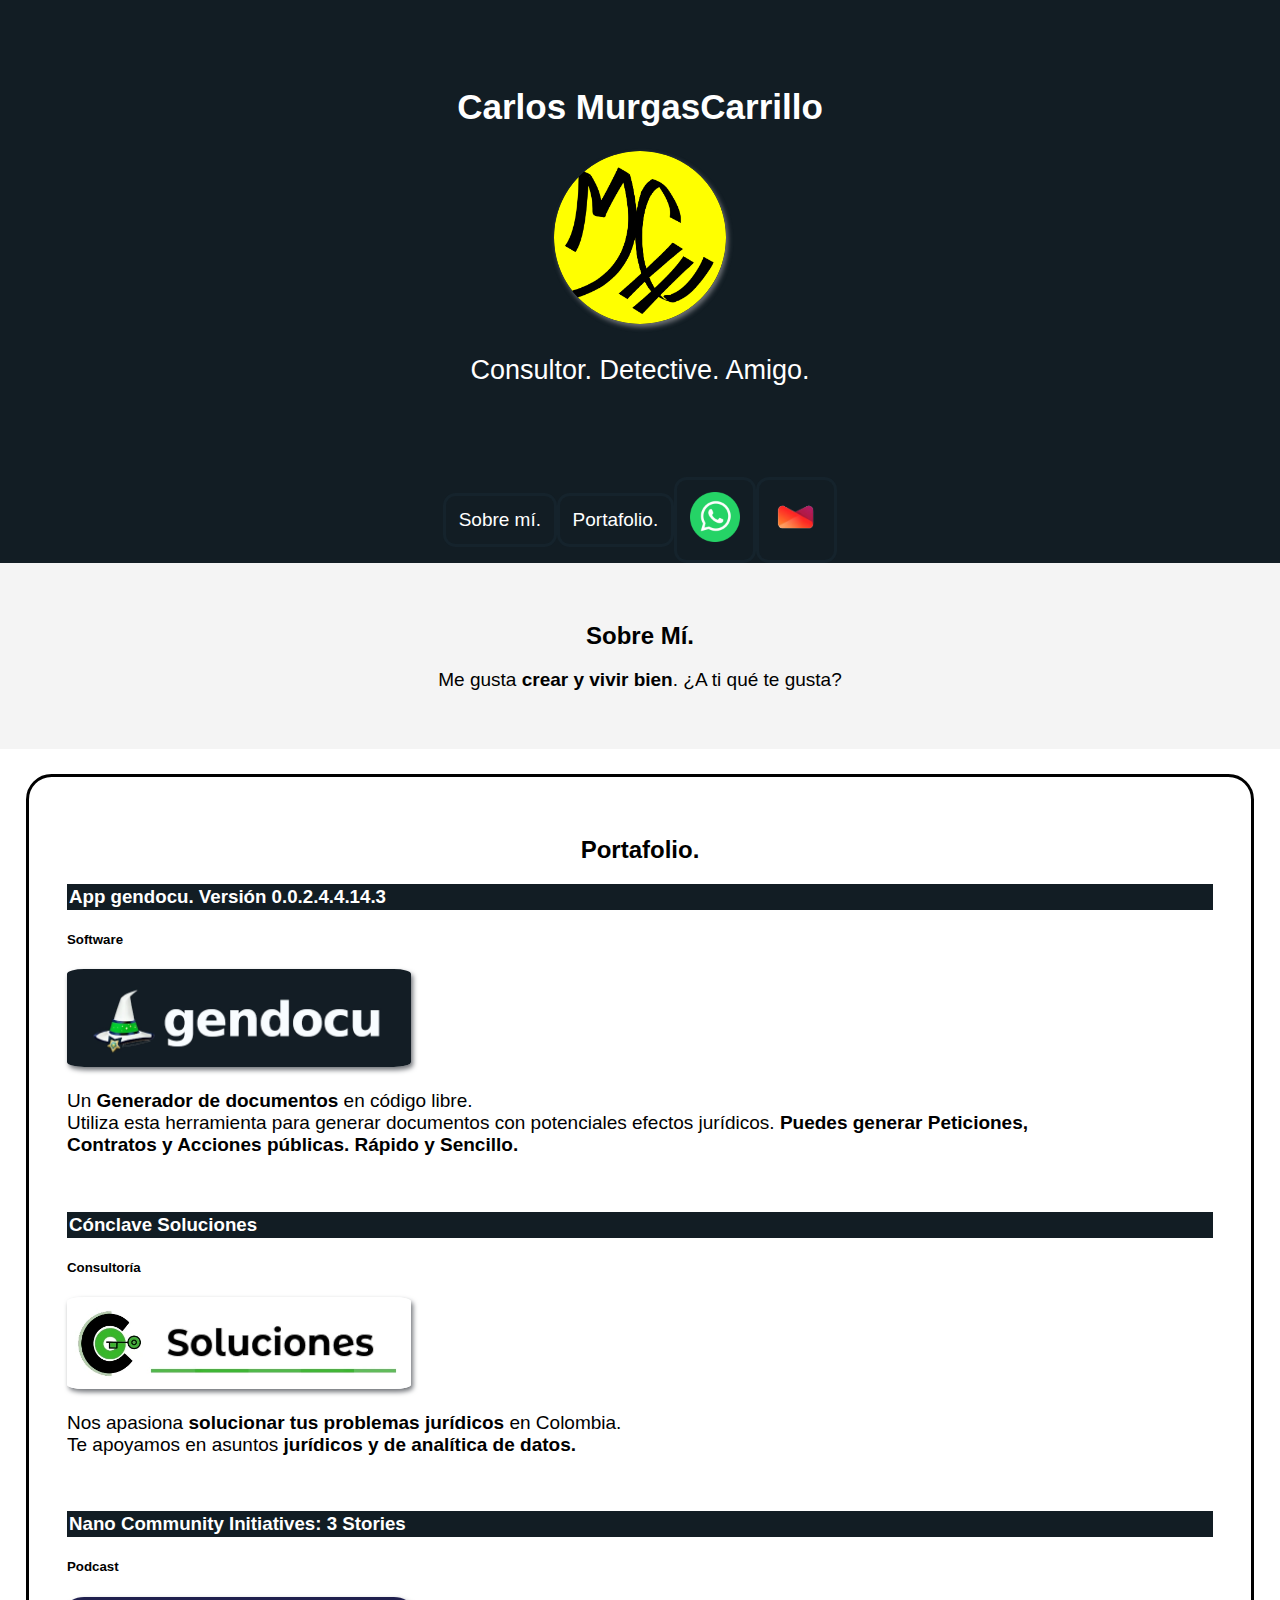
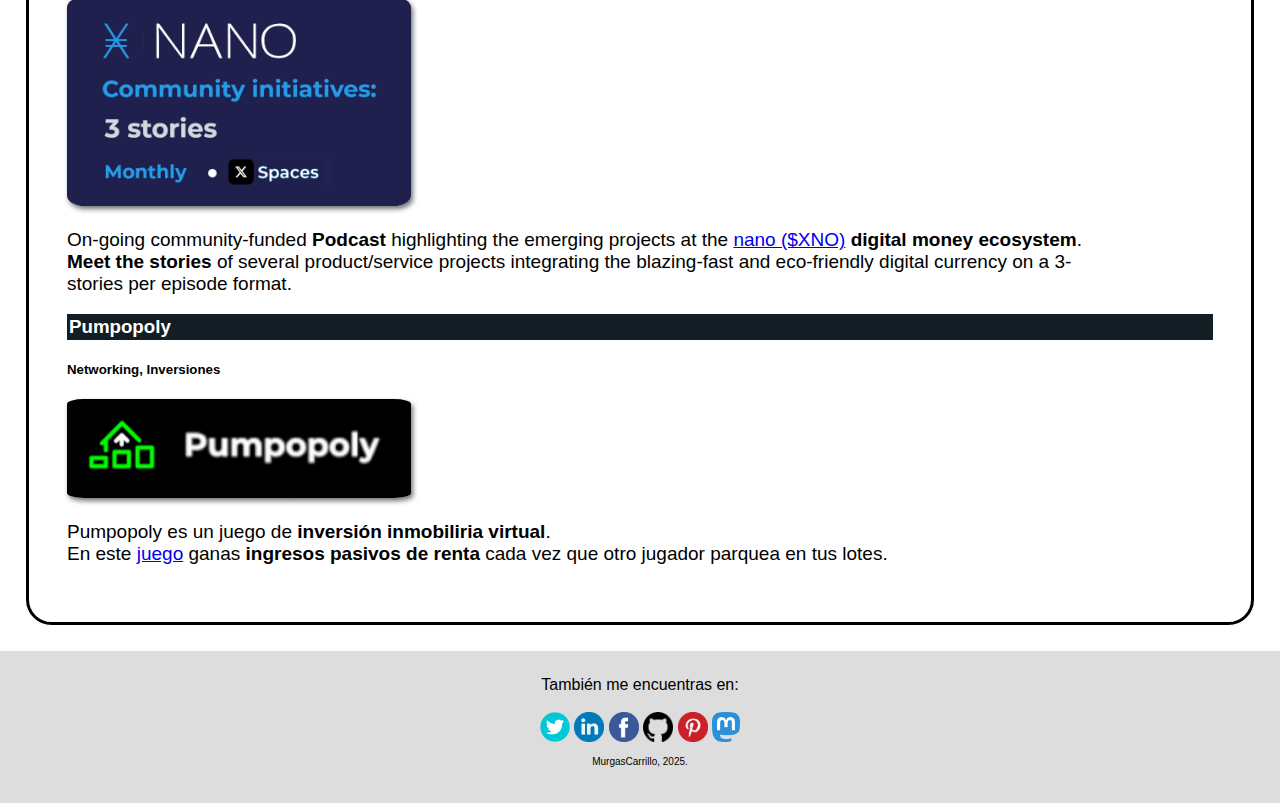
<file: index.html>
<!DOCTYPE html>
<html lang="en">
<head>
    <title>
    Carlos MurgasCarrillo | Consultor. Detective. Amigo.
     </title>
    <meta charset="UTF-8"/>
    <meta name="viewport" content="width=device-width, initial-scale=1.0"/>
    <meta name="keywords" content="murgascarrillo, murgascarrillo colombia, pagina de Carlos Murgas Carrillo, pagina de murgas carrillo, sitio web de carlos murgas, conoce a carlos murgas, carlos murgas en internet, datos sobre carlos murgas, murgascarrillo soluciones en internet, murgascarrillo marca personal, murgascarrillo soluciones, soluciones web carlos murgas"/>
    <meta name="author" content="Carlos Enrique Murgas Carrillo"/>
    <meta name="copyright" content="Carlos Enrique Murgas Carrillo"/>
    <meta name="twitter:card" content="summary" />
    <meta name="twitter:title" content="MurgasCarrillo | Web Dev & Consultor legal" />
    <meta name="twitter:site" content="@murgascarrillo" />
    <meta name="twitter:creator" content="@murgascarrillo" />
    <meta name="twitter:image" content="https://github.com/murgascarrillo/personal-website/blob/main/images/hero.webp" />
    <meta name="twitter:image:alt" content="Imagen para Twitter Cards de MurgasCarrillo Soluciones." />
    <meta property="og:description" content="Página web de Carlos Enrique Murgas Carrillo, Desarrollador web y Consultor legal Colombiano. ¡Entra y conócelo!"/>
    <meta property="og:image" content="https://github.com/murgascarrillo/personal-website/blob/main/images/hero.webp"/>
    <meta name="robots" content="index,follow,archive,translate,imageindex"/>
    <script src="https://metrics.bar/js/script.js" id="metrics" async defer></script>
    <link rel="icon" type="image/x-icon" href="images/favicon.ico"/>
    <link rel="stylesheet" type="text/css" href="css/styles.css" /> 
    <script async src="https://pagead2.googlesyndication.com/pagead/js/adsbygoogle.js?client=ca-pub-1722760400999130"
     crossorigin="anonymous"></script>
</head>
<body>
 <!-- Header -->
<div class="header">
  <h1>Carlos MurgasCarrillo</h1>
  <div class="img-container" id="div_img_me">
    <!-- Imagen profesional -->
    <a href="https://murgascarrillo.com" tabindex=0>
        <img id="img_me" src="images/murgascarrillo.webp" alt="murgascarrillo_image" />
    </a>
    
</div>
  <p id="p_intro">Consultor. Detective. Amigo.</p>
</div>

<div class="navbar">
  <a href="#introDiv">Sobre mí.</a>
  <a href="#mainDiv">Portafolio.</a>
    <div id="botonesCTA">
      <a class="right" href="https://wa.me/573017673013/?text=¡Hola!%20Vengo%20de%20la%20página%20MurgasCarrillo.com."> <img src="images/icon_whatsapp.webp" target="_blank" alt="Icono Whatsapp" width="50"/></a>
    <a class="right" href="https://mypublicinbox.com/MurgasCarrillo"> <img src="images/mypublicinbox.webp" target="_blank" alt="Icono MyPublicInbox" width="50"/> </a>
    </div>

  </div>
<!-- Call-to-action -->

</div>

<div class="row">
  <div class="side" id="introDiv">
    <h2>Sobre Mí.</h2>
   
<p id="aboutText" style="text-align: center;">Me gusta <strong>crear y vivir bien</strong>. ¿A ti qué te gusta?</p>
 
  </div>
  <div class="main" id="mainDiv">
    <h2>Portafolio.</h2>
    
    <div id="gendocu">
      <h3>App gendocu. Versión 0.0.2.4.4.14.3</h3>
      <h5>Software</h5>
      <div class="img-container">
          <a href="./gendocu/index.html" tabindex=0>
              <img class="bannerimg" src="images/banner_gendocu.webp" alt="Banner gendocu" width=auto/>
          </a>
      </div>
      <p class="p_container">Un <strong>Generador de documentos</strong> en código libre.<br/>
        Utiliza esta herramienta para generar documentos con potenciales efectos jurídicos.
        <strong>Puedes generar Peticiones, Contratos y Acciones públicas. Rápido y Sencillo.</strong></p>
      <br>
    </div>
    
    <div id=conclave>
      <h3>Cónclave Soluciones</h3>
      <h5>Consultoría</h5>
      <div class="img-container">
          <a href="./conclave.html" tabindex=0>
              <img class="bannerimg" src="images/banner_conclave.webp" alt="Banner Cónclave" width=auto/>
          </a>
      </div>
      <p class="p_container">Nos apasiona<strong> solucionar tus problemas jurídicos</strong> en Colombia.<br/>
      Te apoyamos en asuntos <strong>jurídicos y de analítica de datos.</strong></p>
      </br>
    </div>
    
    <div id="nci3s">
      <h3>Nano Community Initiatives: 3 Stories</h3>
      <h5>Podcast</h5>
      <div class="img-container">
          <a href="./nci3s.html" tabindex=0>
              <img class="bannerimg" src="images/banner_NCI3S.webp" alt="Banner NCI3S" width=auto/>
          </a>
      </div>
      <p class="p_container">On-going community-funded <strong>Podcast</strong> highlighting the emerging projects at the <a href="https://xno.nano.org">nano ($XNO)</a> <strong>digital money ecosystem</strong>.<br/>
      <strong>Meet the stories</strong> of several product/service projects integrating the blazing-fast and eco-friendly digital currency on a 3-stories per episode format.</strong></p>
    </div>

    <div id="pumpopoly"></div>
      <h3>Pumpopoly</h3>
      <h5>Networking, Inversiones</h5>
      <div class="img-container">
          <a href="https://near.pumpopoly.com/?invite=murgas.near" tabindex=0>
              <img class="bannerimg" src="images/banner_pumpopoly.webp" alt="Banner Pumpopoly" width=auto/>
          </a>
      </div>
      <p class="p_container">Pumpopoly es un juego de <strong>inversión inmobiliria virtual</strong>.<br/>
        En este <a href="https://near.pumpopoly.com/?invite=murgas.near">juego</a> ganas <strong>ingresos pasivos de renta</strong> cada vez que otro jugador parquea en tus lotes.
    </div>
    
  </div>
</div>

<div class="footer">

  <!-- Enlaces a redes sociales -->
    También me encuentras en: <br /><br />
    <a href="https://twitter.com/murgascarrillo"> <img src="images/icon_twitter.webp" alt="Icono Twitter by Reda on freeicons.io" width="30" /></a>
    <a href="https://linkedin.com/in/murgascarrillo"> <img src="images/icon_linkedin.webp" alt="Icono LinkedIn by Reda on freeicons.io" width="30" /></a>
    <a href="https://facebook.com/murgascarrillocarlos/"> <img src="images/icon_facebook.webp" alt="Icono Facebook by 'Reda' on freeicons.io" width="30"/></a>
    <a href="https://github.com/murgascarrillo"> <img src="images/icon_github.webp" alt="Icono Github by 'icon king1' on freeicons.io" width="30"/></a> 
    <a href="https://co.pinterest.com/murgascarrillo/"> <img src="images/icon_pinterest.webp" alt="Icono Pinterest by 'Muhammad Haq' on freeicons.io" width="30"/></a>
    <a rel="me" href="https://col.social/@murgascarrillo"> <img src="images/icon_mastodon.webp" alt="Icono Mastodon by 'Fasil' on freeicons.io" width="28"/></a> 
    <p id="anio">MurgasCarrillo, 2025.</p>
</div>

</body>
</html>
</file>
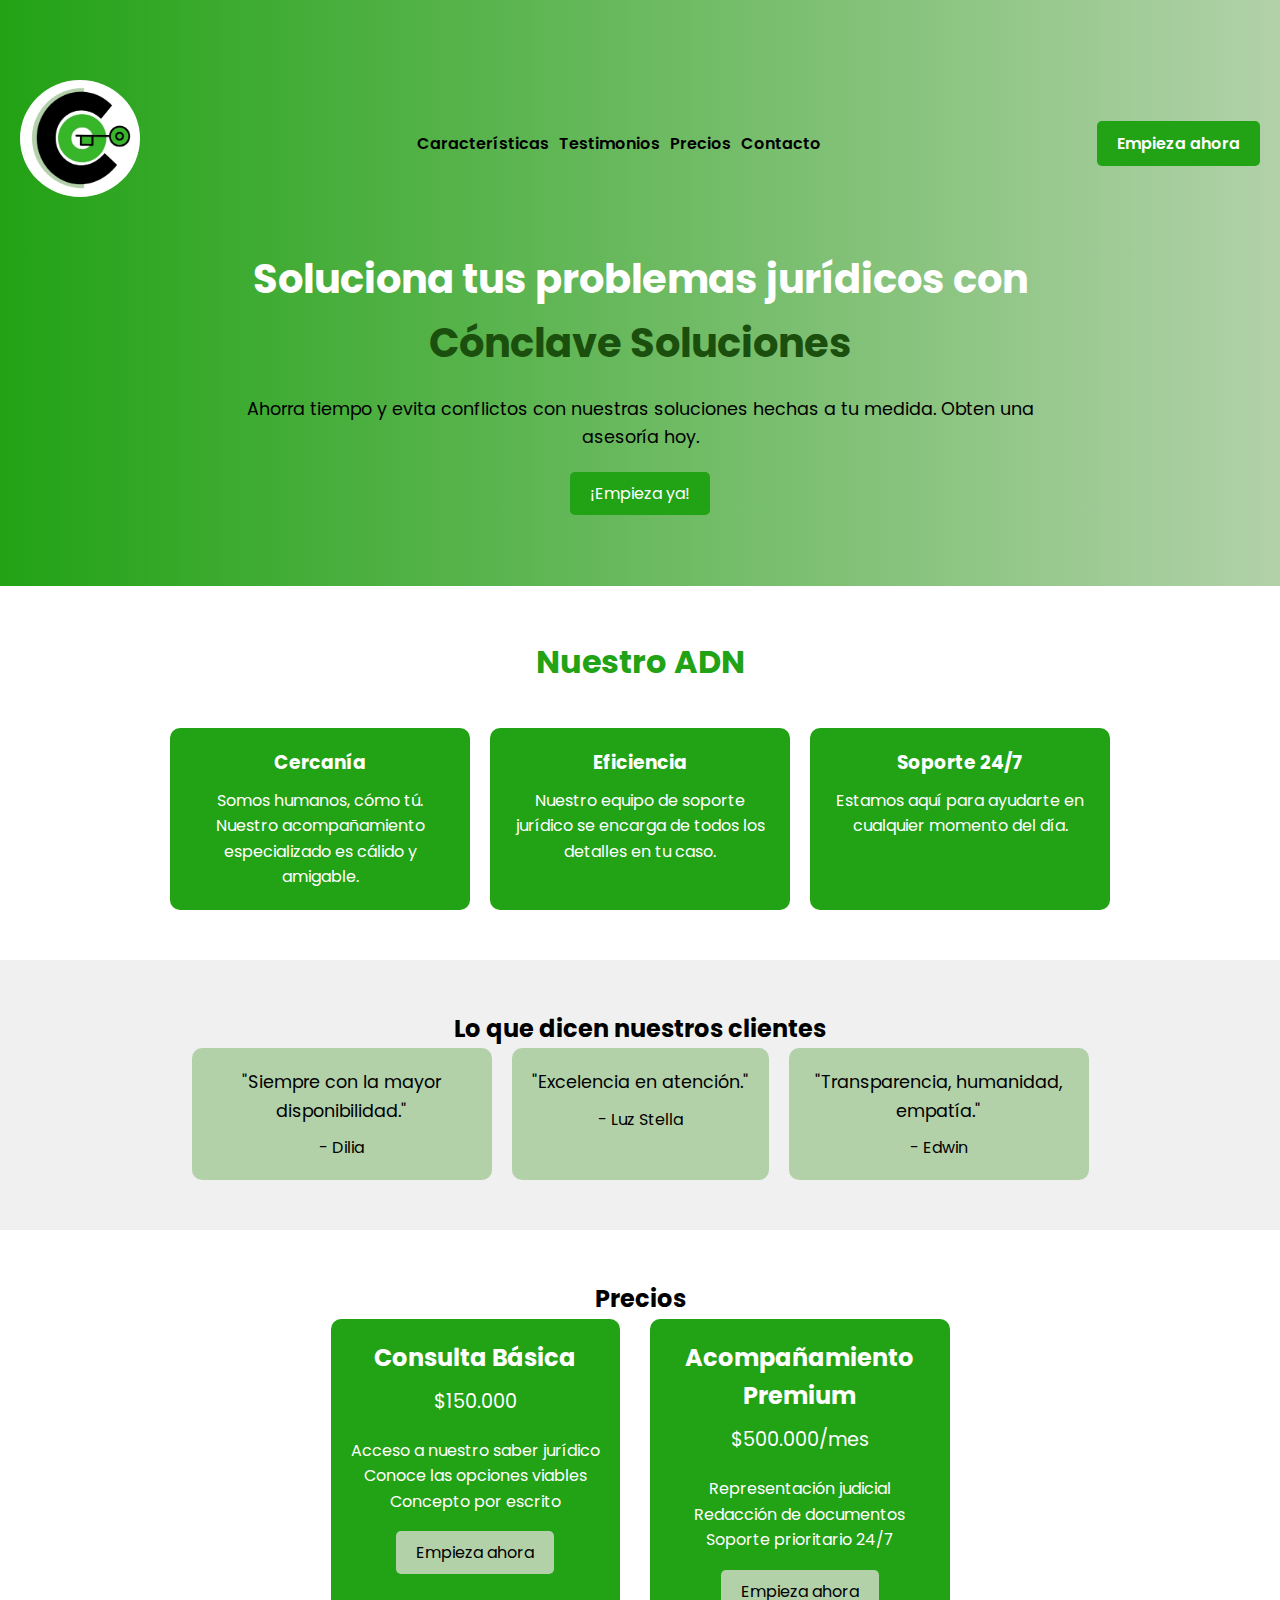
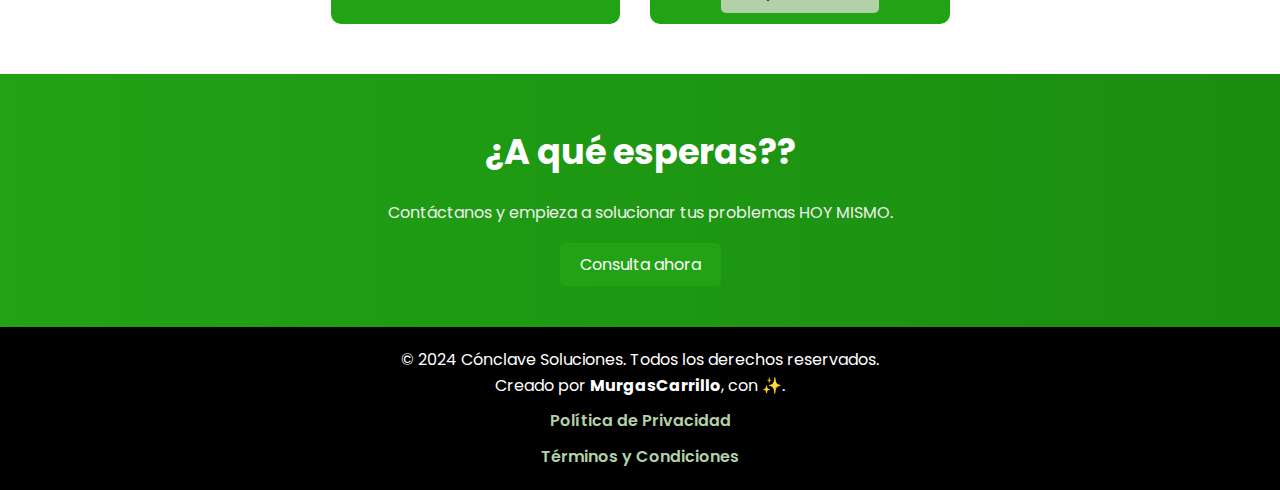
<file: conclave/index.html>
<!DOCTYPE html>
<html lang="es">
<head>
    <meta charset="UTF-8">
    <meta name="viewport" content="width=device-width, initial-scale=1.0">
    <meta property="og:title" content="Cónclave Soluciones"/>
    <meta property="og:image" content=""/>
    <meta property="og:description" content="Página de Cónclave Soluciones. Nos apasiona solucionar tus problemas jurídicos"/>
    <meta property="og:url" content="https://murgascarrillo.com/conclave"/>
    <meta property="og:image:width" content="1200" />
    <meta property="og:image:height" content="627"/>
    <meta property="og:type" content="website"/> 
    <meta name="description" content="Página web de Cónclave Soluciones"/>
    <meta name="keywords" content="cónclave, cónclave soluciones, cónclave servicios, cónclave soluciones, conclave,pagina de conclave,pagina de conclaveco,conclaveco, sitio web de conclave"/>
    <meta name="author" content="Carlos Enrique Murgas Carrillo"/>
    <meta name="copyright" content="Carlos Enrique Murgas Carrillo"/>
    <meta name="twitter:card" content="summary"/>
    <meta name="twitter:title" content="Cónclave | Servicios y Soluciones"/>
    <meta name="twitter:site" content="@conclavesolucio"/>
    <meta name="twitter:creator" content="@conclavesolucio"/>
    <meta property="og:description" content="Página web de Cónclave Servicios y Soluciones"/>
    <meta name="robots" content="index,follow,archive,translate,imageindex"/>
    <link rel="icon" type="image/x-icon" href="assets/favicon.ico"/>
    <link rel="shortcut icon" type="image/x-icon" href="assets/favicon.ico"/>
    <link rel="stylesheet" type="text/css" href="css/styles_conclave.css" /> 
    <script async src="https://pagead2.googlesyndication.com/pagead/js/adsbygoogle.js?client=ca-pub-1722760400999130"
     crossorigin="anonymous"></script>
    <title>Cónclave | Soluciones</title>
    <link href="https://fonts.googleapis.com/css2?family=Poppins:wght@400;600&display=swap" rel="stylesheet">
</head>
<header class="hero-section">
    <nav>
      <div class="logo"><img src="assets/conclave_logo.webp"></img></div>
      <ul>
        <li><a href="#features">Características</a></li>
        <li><a href="#testimonials">Testimonios</a></li>
        <li><a href="#pricing">Precios</a></li>
        <li><a href="#contact">Contacto</a></li>
      </ul>
      <a href="#cta" class="btn-primary">Empieza ahora</a>
    </nav>
    <div class="hero-content">
      <h1>Soluciona tus problemas jurídicos con <span>Cónclave Soluciones</span></h1>
      <p>Ahorra tiempo y evita conflictos con nuestras soluciones hechas a tu medida. Obten una asesoría hoy.</p>
      <a href="#cta" class="btn-primary">¡Empieza ya!</a>
    </div>
  </header>

  <section id="features" class="features-section">
    <h2>Nuestro ADN</h2>
    <div class="feature-cards">
      <div class="card">
        <h3>Cercanía</h3>
        <p>Somos humanos, cómo tú. Nuestro acompañamiento especializado es cálido y amigable.</p>
      </div>
      <div class="card">
        <h3>Eficiencia</h3>
        <p>Nuestro equipo de soporte jurídico se encarga de todos los detalles en tu caso.</p>
      </div>
      <div class="card">
        <h3>Soporte 24/7</h3>
        <p>Estamos aquí para ayudarte en cualquier momento del día.</p>
      </div>
    </div>
  </section>

  <section id="testimonials" class="testimonials-section">
    <h2>Lo que dicen nuestros clientes</h2>
    <div class="testimonial-slider">
      <div class="testimonial">
        <p>"Siempre con la mayor disponibilidad."</p>
        <span>- Dilia</span>
      </div>
      <div class="testimonial">
        <p>"Excelencia en atención."</p>
        <span>- Luz Stella</span>
      </div>
      <div class="testimonial">
        <p>"Transparencia, humanidad, empatía."</p>
        <span>- Edwin</span>
      </div>
    </div>
  </section>

  <section id="pricing" class="pricing-section">
    <h2>Precios</h2>
    <div class="pricing-cards">
      <div class="pricing-card">
        <h3>Consulta Básica</h3>
        <p>$150.000</p>
        <ul>
          <li>Acceso a nuestro saber jurídico</li>
          <li>Conoce las opciones viables</li>
          <li>Concepto por escrito</li>
        </ul><br/>
        <a href="https://wa.me/573017673013/?text=¡Hola!%20Vengo%20desde%20la%20página%20de%20Cónclave Soluciones." target="_blank" class="btn-secondary">Empieza ahora</a>
      </div>
      <div class="pricing-card">
        <h3>Acompañamiento Premium</h3>
        <p>$500.000/mes</p>
        <ul>
          <li>Representación judicial</li>
          <li>Redacción de documentos</li>
          <li>Soporte prioritario 24/7</li>
        </ul><br/>
        <a href="https://wa.me/573017673013/?text=¡Hola!%20Vengo%20desde%20la%20página%20de%20Cónclave Soluciones." target="_blank" class="btn-secondary">Empieza ahora</a>
      </div>
    </div>
  </section>

  <section id="cta" class="cta-section">
    <h2>¿A qué esperas??</h2>
    <p>Contáctanos y empieza a solucionar tus problemas HOY MISMO.</p><br/>
    <a href="https://wa.me/573017673013/?text=¡Hola!%20Vengo%20desde%20la%20página%20de%20Cónclave Soluciones." target="_blank" class="btn-primary">Consulta ahora</a>
  </section>

  <footer class="footer">
    <p>&copy; 2024 Cónclave Soluciones. Todos los derechos reservados.</p>
    <p>Creado por <a href="https://murgascarrillo.com/"><strong>MurgasCarrillo</strong></a>, con &#x2728;.</p>
  
    <ul>
      <li><a href="#">Política de Privacidad</a></li>
      <li><a href="#">Términos y Condiciones</a></li>
    </ul>
  </footer>
</body>
</html>
</file>
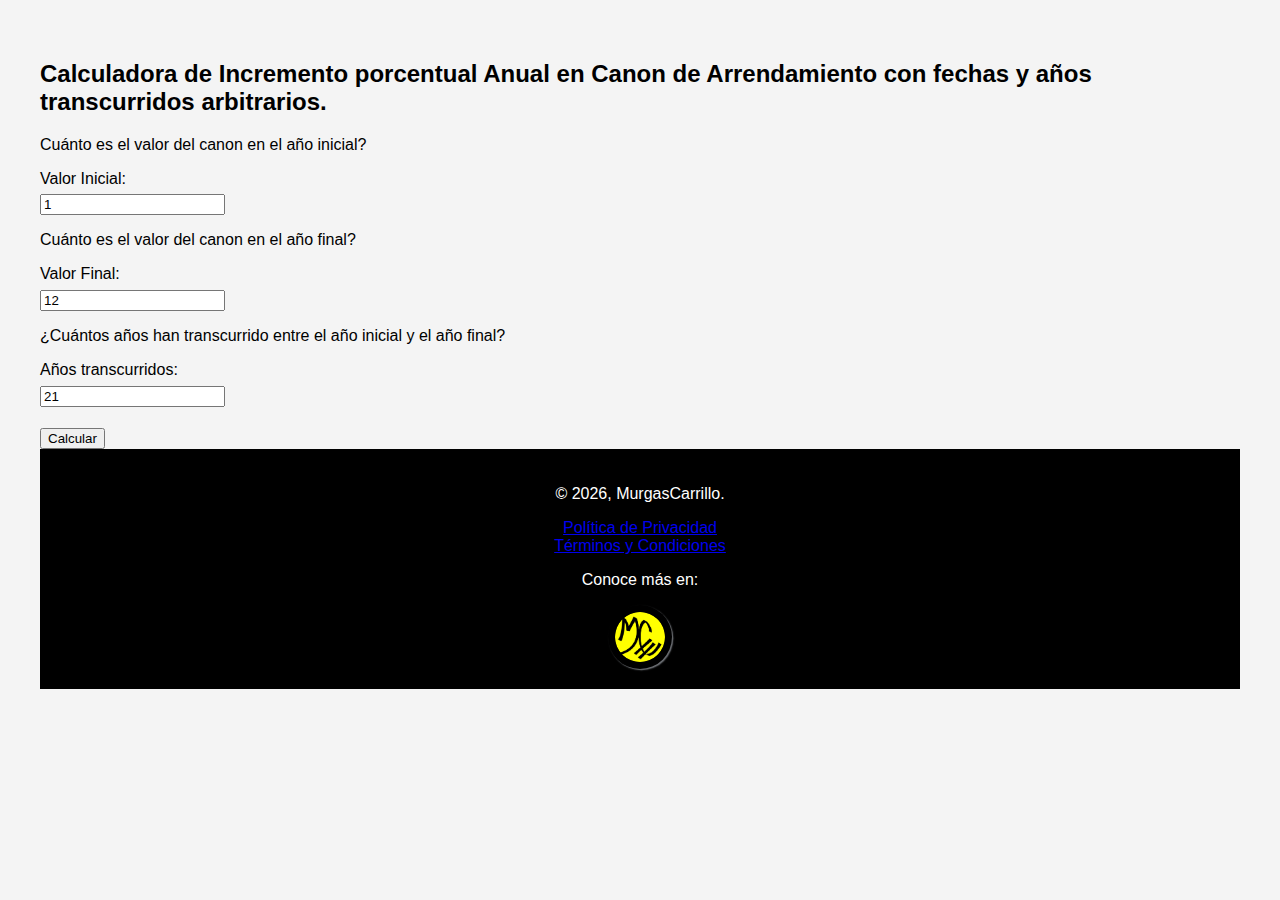
<file: calculadora-arrendamiento.html>
<!DOCTYPE html>
<html lang="es">
<head>
  <meta charset="UTF-8" />
  <title>Incremento Porcentual y Tasa Anual</title>
  <style>
    body { font-family: sans-serif; padding: 2em; background: #f4f4f4; }
    label, input { display: block; margin: 0.5em 0; }
    button { margin-top: 1em; }
    table {
      margin-top: 2em;
      border-collapse: collapse;
      width: 100%;
      max-width: 500px;
      background: #fff;
    }
    th, td {
      border: 1px solid #ccc;
      padding: 0.75em;
      text-align: left;
    }
    th {
      background-color: #eee;
    }
     .footer { background-color: #000000; color: white; padding: 20px;text-align: center;  }
    .footer ul { display: flex;flex-direction: column; gap: 10px;    margin-top: 10px;}
    .footer ul li a { color: #b2d1a9; font-weight: 600;  }
  </style>
</head>
<body>
  <h2>Calculadora de Incremento porcentual Anual en Canon de Arrendamiento con fechas y años transcurridos arbitrarios.</h2>


  <p>Cuánto es el valor del canon en el año inicial?</p>
  <label>Valor Inicial:
    <input type="number" id="inicial" value="1" step="any">
  </label>
  <p>Cuánto es el valor del canon en el año final?</p>
  <label>Valor Final:
    <input type="number" id="final" value="12" step="any">
  </label>
  <p>¿Cuántos años han transcurrido entre el año inicial y el año final?</p>
  <label>Años transcurridos:
    <input type="number" id="anios" value="21">
  </label>
  <button onclick="calcular()">Calcular</button>

  <table id="tabla" style="display:none;">
    <thead>
      <tr>
        <th>Concepto</th>
        <th>Valor</th>
      </tr>
    </thead>
    <tbody>
      <tr><td>Valor Inicial</td><td id="valorInicial"></td></tr>
      <tr><td>Valor Final</td><td id="valorFinal"></td></tr>
      <tr><td>Años Transcurridos</td><td id="aniosTranscurridos"></td></tr>
      <tr><td>Incremento Porcentual Total</td><td id="incrementoPorcentual"></td></tr>
      <tr><td>Tasa Promedio Anual de Crecimiento</td><td id="tasaAnual"></td></tr>
    </tbody>
  </table>

  <script>
    function calcular() {
      const inicial = parseFloat(document.getElementById('inicial').value);
      const final = parseFloat(document.getElementById('final').value);
      const anios = parseInt(document.getElementById('anios').value);

      if (inicial === 0 || anios <= 0) {
        alert("Verifica que los valores sean válidos.");
        return;
      }

      const incremento = ((final - inicial) / inicial) * 100;
      const tasaAnual = (Math.pow(final / inicial, 1 / anios) - 1) * 100;

      document.getElementById('valorInicial').innerText = inicial.toFixed(2);
      document.getElementById('valorFinal').innerText = final.toFixed(2);
      document.getElementById('aniosTranscurridos').innerText = anios;
      document.getElementById('incrementoPorcentual').innerText = incremento.toFixed(2) + " %";
      document.getElementById('tasaAnual').innerText = tasaAnual.toFixed(2) + " %";

      document.getElementById('tabla').style.display = 'table';
    }
  </script>
  <footer class="footer">    
    <p>&copy; 2026,  MurgasCarrillo.</p>
    <a href="./privacy.html">Política de Privacidad</a></li><br/>
      <a href="./privacy.html">Términos y Condiciones</a></li>
      <br/>
      <p>Conoce más en:</p> 
        <img id="boton-retorno" style="width:50px;height:auto;margin:auto;padding:7px;display: list-item; box-shadow: 1.3px 1.3px 1.3px 0px #717479; border-radius: 50%;" src="images/murgascarrillo.webp"/>
</footer>
</body>
</html>
</file>
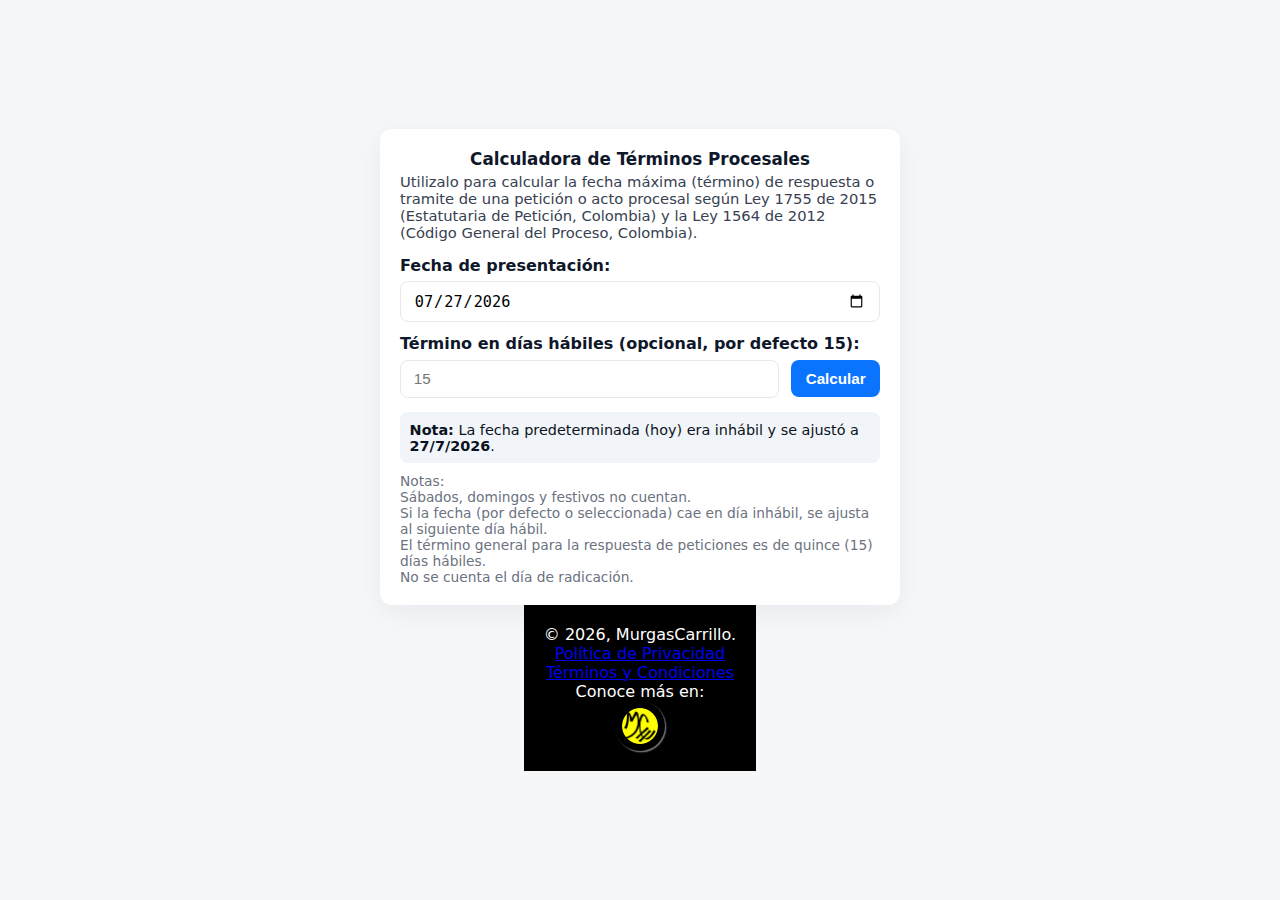
<file: calculadora-terminos.html>
<!DOCTYPE html>
<html lang="es">
<head>
  <meta charset="utf-8" />
  <meta name="viewport" content="width=device-width,initial-scale=1" />
  <title>Calculadora Fecha Máxima (Ley 1755)</title>
  <link rel="icon" type="image/x-icon" href="images/favicon.ico"/>
  <style>
    * { box-sizing: border-box; margin: 0; padding: 0; }
    body {
      font-family: Inter, system-ui, -apple-system, "Segoe UI", Roboto, Arial, sans-serif;
      background:#f6f7f9; color:#222; min-height:100vh;
      display:flex;flex-direction: column; align-items:center; justify-content:center; padding:1rem;
    }
    .container {
      width:100%; max-width:520px; background:#fff; border-radius:12px;
      box-shadow:0 8px 30px rgba(16,24,40,0.06); padding:1.25rem; text-align:left;
    }
    h1 { font-size:1.05rem; margin-bottom:.25rem; color:#0f172a;text-align:center; }
    p.lead { margin-bottom:0.9rem; color:#374151; font-size:.92rem; }
    label { display:block; font-weight:600; color:#0f172a; margin-bottom:.4rem; }
    .row { display:flex; gap:.75rem; align-items:center; margin-bottom:.75rem; }
    input[type="date"], input[type="number"] {
      flex:1; padding:.6rem .8rem; border-radius:8px; border:1px solid #e6e8eb;
      font-size:.95rem; background:#fff;
    }
    button {
      padding:.65rem .9rem; border-radius:8px; border:none; background:#0b74ff;
      color:#fff; font-weight:600; cursor:pointer; font-size:.95rem;
    }
    button:hover { background:#065fd6; }
    .resultado { margin-top:.9rem; font-weight:700; color:#0fb02a; font-size:.98rem; }
    .notice { margin-top:.6rem; font-size:.86rem; color:#6b7280; }
    .adjust-note { margin-top:.6rem; padding:.6rem; background:#f1f5f9; border-radius:8px; font-size:.9rem; color:#0b1220; }
    @media (max-width:420px){ .row{flex-direction:column;} button{width:100%} }
    .footer { background-color: #000000; color: white; padding: 20px;border-top: 10px;text-align: center;  }
    .footer ul { display: flex;flex-direction: column; gap: 10px;    margin-top: 10px;}
    .footer ul li a { color: #b2d1a9; font-weight: 600;  }
  </style>
</head>
<body>
  <main class="container" aria-live="polite">
    <h1>Calculadora de Términos Procesales</h1>
    <p class="lead">Utilizalo para calcular la fecha máxima (término) de respuesta o tramite de una petición o acto procesal según Ley 1755 de 2015 (Estatutaria de Petición, Colombia) y la Ley 1564 de 2012 (Código General del Proceso, Colombia).</p>

    <label for="fechaInicio">Fecha de presentación:</label>
    <div class="row">
      <input id="fechaInicio" type="date" aria-label="Fecha de presentación" />
    </div>

    <label for="terminoDias">Término en días hábiles (opcional, por defecto 15):</label>
    <div class="row">
      <input id="terminoDias" type="number" min="1" placeholder="15" aria-label="Término en días hábiles" />
      <button id="calcularBtn" type="button">Calcular</button>
    </div>

    <div id="resultado" class="resultado" role="status" aria-live="polite"></div>
    <div id="adjustInfo" class="adjust-note" style="display:none;"></div>
    <div class="notice">Notas:<br/>Sábados, domingos y festivos no cuentan.<br/>Si la fecha (por defecto o seleccionada) cae en día inhábil, se ajusta al siguiente día hábil.<br/>El término general para la respuesta de peticiones es de quince (15) días hábiles.<br/>No se cuenta el día de radicación.</div>
  </main>

  <script>
    /********************************************************************
     * Festivos nacionales Colombia (2025 - 2030)
     * Formato: "YYYY-MM-DD": true
     * Revisa/actualiza si necesitas confirmar con fuente oficial.
     ********************************************************************/
    const festivos = {
      // 2025
      "2025-01-01": true, "2025-01-06": true, "2025-03-24": true, "2025-04-17": true,
      "2025-04-18": true, "2025-05-01": true, "2025-06-02": true, "2025-06-23": true,
      "2025-06-30": true, "2025-07-20": true, "2025-08-07": true, "2025-08-18": true,
      "2025-10-13": true, "2025-11-03": true, "2025-11-17": true, "2025-12-08": true,
      "2025-12-25": true,
      // 2026
      "2026-01-01": true, "2026-01-12": true, "2026-03-23": true, "2026-04-02": true,
      "2026-04-03": true, "2026-05-01": true, "2026-05-18": true, "2026-06-08": true,
      "2026-06-15": true, "2026-07-20": true, "2026-08-07": true, "2026-08-17": true,
      "2026-10-12": true, "2026-11-02": true, "2026-11-16": true, "2026-12-08": true,
      "2026-12-25": true,
      // 2027
      "2027-01-01": true, "2027-01-11": true, "2027-03-22": true, "2027-03-25": true,
      "2027-03-26": true, "2027-05-01": true, "2027-05-17": true, "2027-06-07": true,
      "2027-06-14": true, "2027-07-20": true, "2027-08-07": true, "2027-08-16": true,
      "2027-10-18": true, "2027-11-01": true, "2027-11-15": true, "2027-12-08": true,
      "2027-12-25": true,
      // 2028
      "2028-01-01": true, "2028-01-10": true, "2028-03-20": true, "2028-04-13": true,
      "2028-04-14": true, "2028-05-01": true, "2028-05-29": true, "2028-06-19": true,
      "2028-06-26": true, "2028-07-20": true, "2028-08-07": true, "2028-08-21": true,
      "2028-10-16": true, "2028-11-06": true, "2028-11-13": true, "2028-12-08": true,
      "2028-12-25": true,
      // 2029
      "2029-01-01": true, "2029-01-08": true, "2029-03-19": true, "2029-03-29": true,
      "2029-03-30": true, "2029-05-01": true, "2029-05-21": true, "2029-06-11": true,
      "2029-06-18": true, "2029-07-20": true, "2029-08-07": true, "2029-08-20": true,
      "2029-10-15": true, "2029-11-05": true, "2029-11-12": true, "2029-12-08": true,
      "2029-12-25": true,
      // 2030
      "2030-01-01": true, "2030-01-07": true, "2030-03-25": true, "2030-04-18": true,
      "2030-04-19": true, "2030-05-01": true, "2030-06-03": true, "2030-06-24": true,
      "2030-07-01": true, "2030-07-20": true, "2030-08-07": true, "2030-08-19": true,
      "2030-10-14": true, "2030-11-04": true, "2030-11-18": true, "2030-12-08": true,
      "2030-12-25": true
    };

    /* ---------- utilidades de fecha (local) ---------- */
    function formatDateLocalYMD(date) {
      const y = date.getFullYear();
      const m = String(date.getMonth() + 1).padStart(2, "0");
      const d = String(date.getDate()).padStart(2, "0");
      return `${y}-${m}-${d}`;
    }

    function parseLocalYMD(str) {
      const [y, m, d] = str.split("-");
      return new Date(Number(y), Number(m) - 1, Number(d));
    }

    function isHolidayByDate(date) {
      return !!festivos[ formatDateLocalYMD(date) ];
    }

    function isBusinessDay(date) {
      const dow = date.getDay();
      if (dow === 0 || dow === 6) return false;
      return !isHolidayByDate(date);
    }

    function nextBusinessDayAfter(date) {
      const d = new Date(date);
      d.setDate(d.getDate() + 1);
      while (!isBusinessDay(d)) {
        d.setDate(d.getDate() + 1);
      }
      return d;
    }

    function addBusinessDaysInclusive(start, n) {
      const d = new Date(start);
      let counted = 0;
      while (counted < n) {
        if (isBusinessDay(d)) counted++;
        if (counted === n) break;
        d.setDate(d.getDate() + 1);
      }
      return d;
    }

    document.addEventListener("DOMContentLoaded", () => {
      const input = document.getElementById("fechaInicio");
      const adjustInfo = document.getElementById("adjustInfo");

      const now = new Date();
      const hoyKey = formatDateLocalYMD(now);

      let initial = new Date(now);
      let adjusted = false;
      if (!isBusinessDay(now)) {
        initial = nextBusinessDayAfter(now);
        adjusted = true;
      }
      input.value = formatDateLocalYMD(initial);

      if (adjusted) {
        adjustInfo.style.display = "block";
        adjustInfo.innerHTML = `<strong>Nota:</strong> La fecha predeterminada (hoy) era inhábil y se ajustó a <strong>${initial.toLocaleDateString("es-CO")}</strong>.`;
      } else {
        adjustInfo.style.display = "none";
      }
    });

    document.getElementById("calcularBtn").addEventListener("click", () => {
      const input = document.getElementById("fechaInicio");
      const raw = input.value;
      const resultado = document.getElementById("resultado");
      const adjustInfo = document.getElementById("adjustInfo");
      const terminoInput = document.getElementById("terminoDias");

      resultado.textContent = "";
      adjustInfo.style.display = "none";
      adjustInfo.innerHTML = "";

      if (!raw) {
        resultado.textContent = "⚠️ Por favor selecciona una fecha.";
        return;
      }

      let seleccion = parseLocalYMD(raw);

      let radicacion = new Date(seleccion);
      let wasAdjustedManual = false;
      if (!isBusinessDay(seleccion)) {
        radicacion = nextBusinessDayAfter(seleccion);
        wasAdjustedManual = true;
        input.value = formatDateLocalYMD(radicacion);
      }

      const inicioComputo = nextBusinessDayAfter(radicacion);

      let plazoDias = parseInt(terminoInput.value, 10);
      if (isNaN(plazoDias) || plazoDias <= 0) {
        plazoDias = 15; // por defecto
      }

      const fechaLimite = addBusinessDaysInclusive(inicioComputo, plazoDias);

      let html = "";
      if (wasAdjustedManual) {
        html += `La fecha seleccionada <strong>${seleccion.toLocaleDateString("es-CO")}</strong> cayó en día inhábil y fue ajustada a <strong>${radicacion.toLocaleDateString("es-CO")}</strong>.<br>`;
      }
      html += `Inicio del cómputo (primer día hábil contado): <strong>${inicioComputo.toLocaleDateString("es-CO")}</strong>.<br>`;
      html += `📅 <strong>Fecha máxima de respuesta (${plazoDias} días hábiles):</strong> <strong>${fechaLimite.toLocaleDateString("es-CO")}</strong>.`;

      resultado.innerHTML = html;

      if (wasAdjustedManual) {
        adjustInfo.style.display = "block";
        adjustInfo.innerHTML = `Se ajustó la radicación a <strong>${radicacion.toLocaleDateString("es-CO")}</strong> porque la fecha original no era hábil.`;
      }
    });
  </script>
<footer class="footer">    
    <p>&copy; 2026,  MurgasCarrillo.</p>
    <a href="./privacy.html">Política de Privacidad</a></li><br/>
      <a href="./privacy.html">Términos y Condiciones</a></li>
      <br/>
      <p>Conoce más en:</p> 
       <a href="./index.html"><img id="boton-retorno" style="width:50px;height:auto;margin:auto;padding:7px;display: list-item; box-shadow: 1.3px 1.3px 1.3px 0px #717479; border-radius: 50%;" src="images/murgascarrillo.webp"/>
      </a>
</footer>
</body>
</html>
</file>
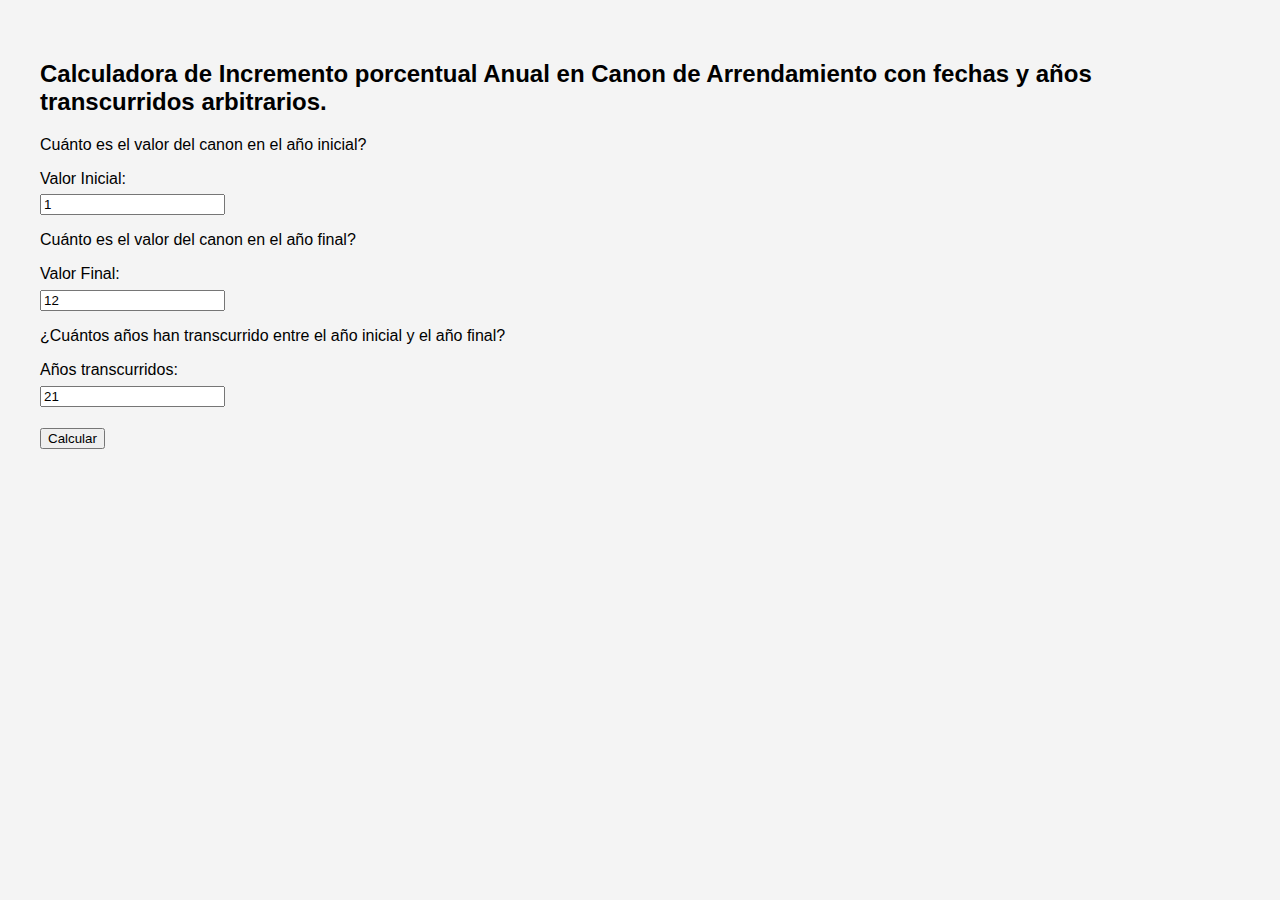
<file: calculadoraarrendamiento.html>
<!DOCTYPE html>
<html lang="es">
<head>
  <meta charset="UTF-8" />
  <title>Incremento Porcentual y Tasa Anual</title>
  <style>
    body { font-family: sans-serif; padding: 2em; background: #f4f4f4; }
    label, input { display: block; margin: 0.5em 0; }
    button { margin-top: 1em; }
    table {
      margin-top: 2em;
      border-collapse: collapse;
      width: 100%;
      max-width: 500px;
      background: #fff;
    }
    th, td {
      border: 1px solid #ccc;
      padding: 0.75em;
      text-align: left;
    }
    th {
      background-color: #eee;
    }
  </style>
</head>
<body>
  <h2>Calculadora de Incremento porcentual Anual en Canon de Arrendamiento con fechas y años transcurridos arbitrarios.</h2>


  <p>Cuánto es el valor del canon en el año inicial?</p>
  <label>Valor Inicial:
    <input type="number" id="inicial" value="1" step="any">
  </label>
  <p>Cuánto es el valor del canon en el año final?</p>
  <label>Valor Final:
    <input type="number" id="final" value="12" step="any">
  </label>
  <p>¿Cuántos años han transcurrido entre el año inicial y el año final?</p>
  <label>Años transcurridos:
    <input type="number" id="anios" value="21">
  </label>
  <button onclick="calcular()">Calcular</button>

  <table id="tabla" style="display:none;">
    <thead>
      <tr>
        <th>Concepto</th>
        <th>Valor</th>
      </tr>
    </thead>
    <tbody>
      <tr><td>Valor Inicial</td><td id="valorInicial"></td></tr>
      <tr><td>Valor Final</td><td id="valorFinal"></td></tr>
      <tr><td>Años Transcurridos</td><td id="aniosTranscurridos"></td></tr>
      <tr><td>Incremento Porcentual Total</td><td id="incrementoPorcentual"></td></tr>
      <tr><td>Tasa Promedio Anual de Crecimiento</td><td id="tasaAnual"></td></tr>
    </tbody>
  </table>

  <script>
    function calcular() {
      const inicial = parseFloat(document.getElementById('inicial').value);
      const final = parseFloat(document.getElementById('final').value);
      const anios = parseInt(document.getElementById('anios').value);

      if (inicial === 0 || anios <= 0) {
        alert("Verifica que los valores sean válidos.");
        return;
      }

      const incremento = ((final - inicial) / inicial) * 100;
      const tasaAnual = (Math.pow(final / inicial, 1 / anios) - 1) * 100;

      document.getElementById('valorInicial').innerText = inicial.toFixed(2);
      document.getElementById('valorFinal').innerText = final.toFixed(2);
      document.getElementById('aniosTranscurridos').innerText = anios;
      document.getElementById('incrementoPorcentual').innerText = incremento.toFixed(2) + " %";
      document.getElementById('tasaAnual').innerText = tasaAnual.toFixed(2) + " %";

      document.getElementById('tabla').style.display = 'table';
    }
  </script>
</body>
</html>
</file>
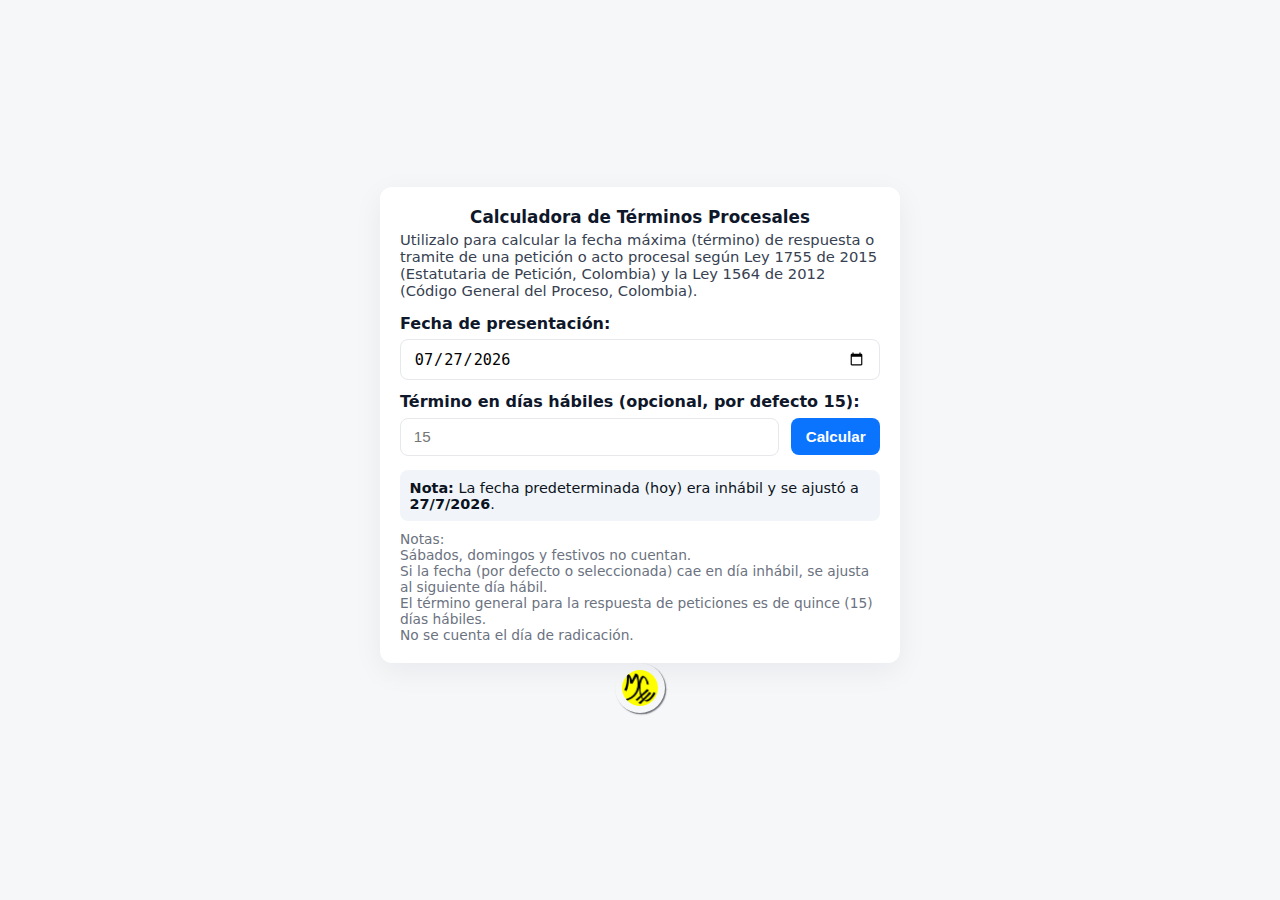
<file: calculadoraterminos.html>
<!DOCTYPE html>
<html lang="es">
<head>
  <meta charset="utf-8" />
  <meta name="viewport" content="width=device-width,initial-scale=1" />
  <title>Calculadora Fecha Máxima (Ley 1755)</title>
  <link rel="icon" type="image/x-icon" href="images/favicon.ico"/>
  <style>
    * { box-sizing: border-box; margin: 0; padding: 0; }
    body {
      font-family: Inter, system-ui, -apple-system, "Segoe UI", Roboto, Arial, sans-serif;
      background:#f6f7f9; color:#222; min-height:100vh;
      display:flex;flex-direction: column; align-items:center; justify-content:center; padding:1rem;
    }
    .container {
      width:100%; max-width:520px; background:#fff; border-radius:12px;
      box-shadow:0 8px 30px rgba(16,24,40,0.06); padding:1.25rem; text-align:left;
    }
    h1 { font-size:1.05rem; margin-bottom:.25rem; color:#0f172a;text-align:center; }
    p.lead { margin-bottom:0.9rem; color:#374151; font-size:.92rem; }
    label { display:block; font-weight:600; color:#0f172a; margin-bottom:.4rem; }
    .row { display:flex; gap:.75rem; align-items:center; margin-bottom:.75rem; }
    input[type="date"], input[type="number"] {
      flex:1; padding:.6rem .8rem; border-radius:8px; border:1px solid #e6e8eb;
      font-size:.95rem; background:#fff;
    }
    button {
      padding:.65rem .9rem; border-radius:8px; border:none; background:#0b74ff;
      color:#fff; font-weight:600; cursor:pointer; font-size:.95rem;
    }
    button:hover { background:#065fd6; }
    .resultado { margin-top:.9rem; font-weight:700; color:#0fb02a; font-size:.98rem; }
    .notice { margin-top:.6rem; font-size:.86rem; color:#6b7280; }
    .adjust-note { margin-top:.6rem; padding:.6rem; background:#f1f5f9; border-radius:8px; font-size:.9rem; color:#0b1220; }
    @media (max-width:420px){ .row{flex-direction:column;} button{width:100%} }
  </style>
</head>
<body>
  <main class="container" aria-live="polite">
    <h1>Calculadora de Términos Procesales</h1>
    <p class="lead">Utilizalo para calcular la fecha máxima (término) de respuesta o tramite de una petición o acto procesal según Ley 1755 de 2015 (Estatutaria de Petición, Colombia) y la Ley 1564 de 2012 (Código General del Proceso, Colombia).</p>

    <label for="fechaInicio">Fecha de presentación:</label>
    <div class="row">
      <input id="fechaInicio" type="date" aria-label="Fecha de presentación" />
    </div>

    <label for="terminoDias">Término en días hábiles (opcional, por defecto 15):</label>
    <div class="row">
      <input id="terminoDias" type="number" min="1" placeholder="15" aria-label="Término en días hábiles" />
      <button id="calcularBtn" type="button">Calcular</button>
    </div>

    <div id="resultado" class="resultado" role="status" aria-live="polite"></div>
    <div id="adjustInfo" class="adjust-note" style="display:none;"></div>
    <div class="notice">Notas:<br/>Sábados, domingos y festivos no cuentan.<br/>Si la fecha (por defecto o seleccionada) cae en día inhábil, se ajusta al siguiente día hábil.<br/>El término general para la respuesta de peticiones es de quince (15) días hábiles.<br/>No se cuenta el día de radicación.</div>
  </main>

  <script>
    /********************************************************************
     * Festivos nacionales Colombia (2025 - 2030)
     * Formato: "YYYY-MM-DD": true
     * Revisa/actualiza si necesitas confirmar con fuente oficial.
     ********************************************************************/
    const festivos = {
      // 2025
      "2025-01-01": true, "2025-01-06": true, "2025-03-24": true, "2025-04-17": true,
      "2025-04-18": true, "2025-05-01": true, "2025-06-02": true, "2025-06-23": true,
      "2025-06-30": true, "2025-07-20": true, "2025-08-07": true, "2025-08-18": true,
      "2025-10-13": true, "2025-11-03": true, "2025-11-17": true, "2025-12-08": true,
      "2025-12-25": true,
      // 2026
      "2026-01-01": true, "2026-01-12": true, "2026-03-23": true, "2026-04-02": true,
      "2026-04-03": true, "2026-05-01": true, "2026-05-18": true, "2026-06-08": true,
      "2026-06-15": true, "2026-07-20": true, "2026-08-07": true, "2026-08-17": true,
      "2026-10-12": true, "2026-11-02": true, "2026-11-16": true, "2026-12-08": true,
      "2026-12-25": true,
      // 2027
      "2027-01-01": true, "2027-01-11": true, "2027-03-22": true, "2027-03-25": true,
      "2027-03-26": true, "2027-05-01": true, "2027-05-17": true, "2027-06-07": true,
      "2027-06-14": true, "2027-07-20": true, "2027-08-07": true, "2027-08-16": true,
      "2027-10-18": true, "2027-11-01": true, "2027-11-15": true, "2027-12-08": true,
      "2027-12-25": true,
      // 2028
      "2028-01-01": true, "2028-01-10": true, "2028-03-20": true, "2028-04-13": true,
      "2028-04-14": true, "2028-05-01": true, "2028-05-29": true, "2028-06-19": true,
      "2028-06-26": true, "2028-07-20": true, "2028-08-07": true, "2028-08-21": true,
      "2028-10-16": true, "2028-11-06": true, "2028-11-13": true, "2028-12-08": true,
      "2028-12-25": true,
      // 2029
      "2029-01-01": true, "2029-01-08": true, "2029-03-19": true, "2029-03-29": true,
      "2029-03-30": true, "2029-05-01": true, "2029-05-21": true, "2029-06-11": true,
      "2029-06-18": true, "2029-07-20": true, "2029-08-07": true, "2029-08-20": true,
      "2029-10-15": true, "2029-11-05": true, "2029-11-12": true, "2029-12-08": true,
      "2029-12-25": true,
      // 2030
      "2030-01-01": true, "2030-01-07": true, "2030-03-25": true, "2030-04-18": true,
      "2030-04-19": true, "2030-05-01": true, "2030-06-03": true, "2030-06-24": true,
      "2030-07-01": true, "2030-07-20": true, "2030-08-07": true, "2030-08-19": true,
      "2030-10-14": true, "2030-11-04": true, "2030-11-18": true, "2030-12-08": true,
      "2030-12-25": true
    };

    /* ---------- utilidades de fecha (local) ---------- */
    function formatDateLocalYMD(date) {
      const y = date.getFullYear();
      const m = String(date.getMonth() + 1).padStart(2, "0");
      const d = String(date.getDate()).padStart(2, "0");
      return `${y}-${m}-${d}`;
    }

    function parseLocalYMD(str) {
      const [y, m, d] = str.split("-");
      return new Date(Number(y), Number(m) - 1, Number(d));
    }

    function isHolidayByDate(date) {
      return !!festivos[ formatDateLocalYMD(date) ];
    }

    function isBusinessDay(date) {
      const dow = date.getDay();
      if (dow === 0 || dow === 6) return false;
      return !isHolidayByDate(date);
    }

    function nextBusinessDayAfter(date) {
      const d = new Date(date);
      d.setDate(d.getDate() + 1);
      while (!isBusinessDay(d)) {
        d.setDate(d.getDate() + 1);
      }
      return d;
    }

    function addBusinessDaysInclusive(start, n) {
      const d = new Date(start);
      let counted = 0;
      while (counted < n) {
        if (isBusinessDay(d)) counted++;
        if (counted === n) break;
        d.setDate(d.getDate() + 1);
      }
      return d;
    }

    document.addEventListener("DOMContentLoaded", () => {
      const input = document.getElementById("fechaInicio");
      const adjustInfo = document.getElementById("adjustInfo");

      const now = new Date();
      const hoyKey = formatDateLocalYMD(now);

      let initial = new Date(now);
      let adjusted = false;
      if (!isBusinessDay(now)) {
        initial = nextBusinessDayAfter(now);
        adjusted = true;
      }
      input.value = formatDateLocalYMD(initial);

      if (adjusted) {
        adjustInfo.style.display = "block";
        adjustInfo.innerHTML = `<strong>Nota:</strong> La fecha predeterminada (hoy) era inhábil y se ajustó a <strong>${initial.toLocaleDateString("es-CO")}</strong>.`;
      } else {
        adjustInfo.style.display = "none";
      }
    });

    document.getElementById("calcularBtn").addEventListener("click", () => {
      const input = document.getElementById("fechaInicio");
      const raw = input.value;
      const resultado = document.getElementById("resultado");
      const adjustInfo = document.getElementById("adjustInfo");
      const terminoInput = document.getElementById("terminoDias");

      resultado.textContent = "";
      adjustInfo.style.display = "none";
      adjustInfo.innerHTML = "";

      if (!raw) {
        resultado.textContent = "⚠️ Por favor selecciona una fecha.";
        return;
      }

      let seleccion = parseLocalYMD(raw);

      let radicacion = new Date(seleccion);
      let wasAdjustedManual = false;
      if (!isBusinessDay(seleccion)) {
        radicacion = nextBusinessDayAfter(seleccion);
        wasAdjustedManual = true;
        input.value = formatDateLocalYMD(radicacion);
      }

      const inicioComputo = nextBusinessDayAfter(radicacion);

      let plazoDias = parseInt(terminoInput.value, 10);
      if (isNaN(plazoDias) || plazoDias <= 0) {
        plazoDias = 15; // por defecto
      }

      const fechaLimite = addBusinessDaysInclusive(inicioComputo, plazoDias);

      let html = "";
      if (wasAdjustedManual) {
        html += `La fecha seleccionada <strong>${seleccion.toLocaleDateString("es-CO")}</strong> cayó en día inhábil y fue ajustada a <strong>${radicacion.toLocaleDateString("es-CO")}</strong>.<br>`;
      }
      html += `Inicio del cómputo (primer día hábil contado): <strong>${inicioComputo.toLocaleDateString("es-CO")}</strong>.<br>`;
      html += `📅 <strong>Fecha máxima de respuesta (${plazoDias} días hábiles):</strong> <strong>${fechaLimite.toLocaleDateString("es-CO")}</strong>.`;

      resultado.innerHTML = html;

      if (wasAdjustedManual) {
        adjustInfo.style.display = "block";
        adjustInfo.innerHTML = `Se ajustó la radicación a <strong>${radicacion.toLocaleDateString("es-CO")}</strong> porque la fecha original no era hábil.`;
      }
    });
  </script>
   <div style="display: block;"><a href="./index.html">
        <img id="boton-retorno" style="width:50px;height:auto;margin:auto;padding:7px;display: list-item; box-shadow: 1.3px 1.3px 1.3px 0px #717479; border-radius: 50%;" src="images/murgascarrillo.webp"/>
    </a></div>
</body>
</html>
</file>
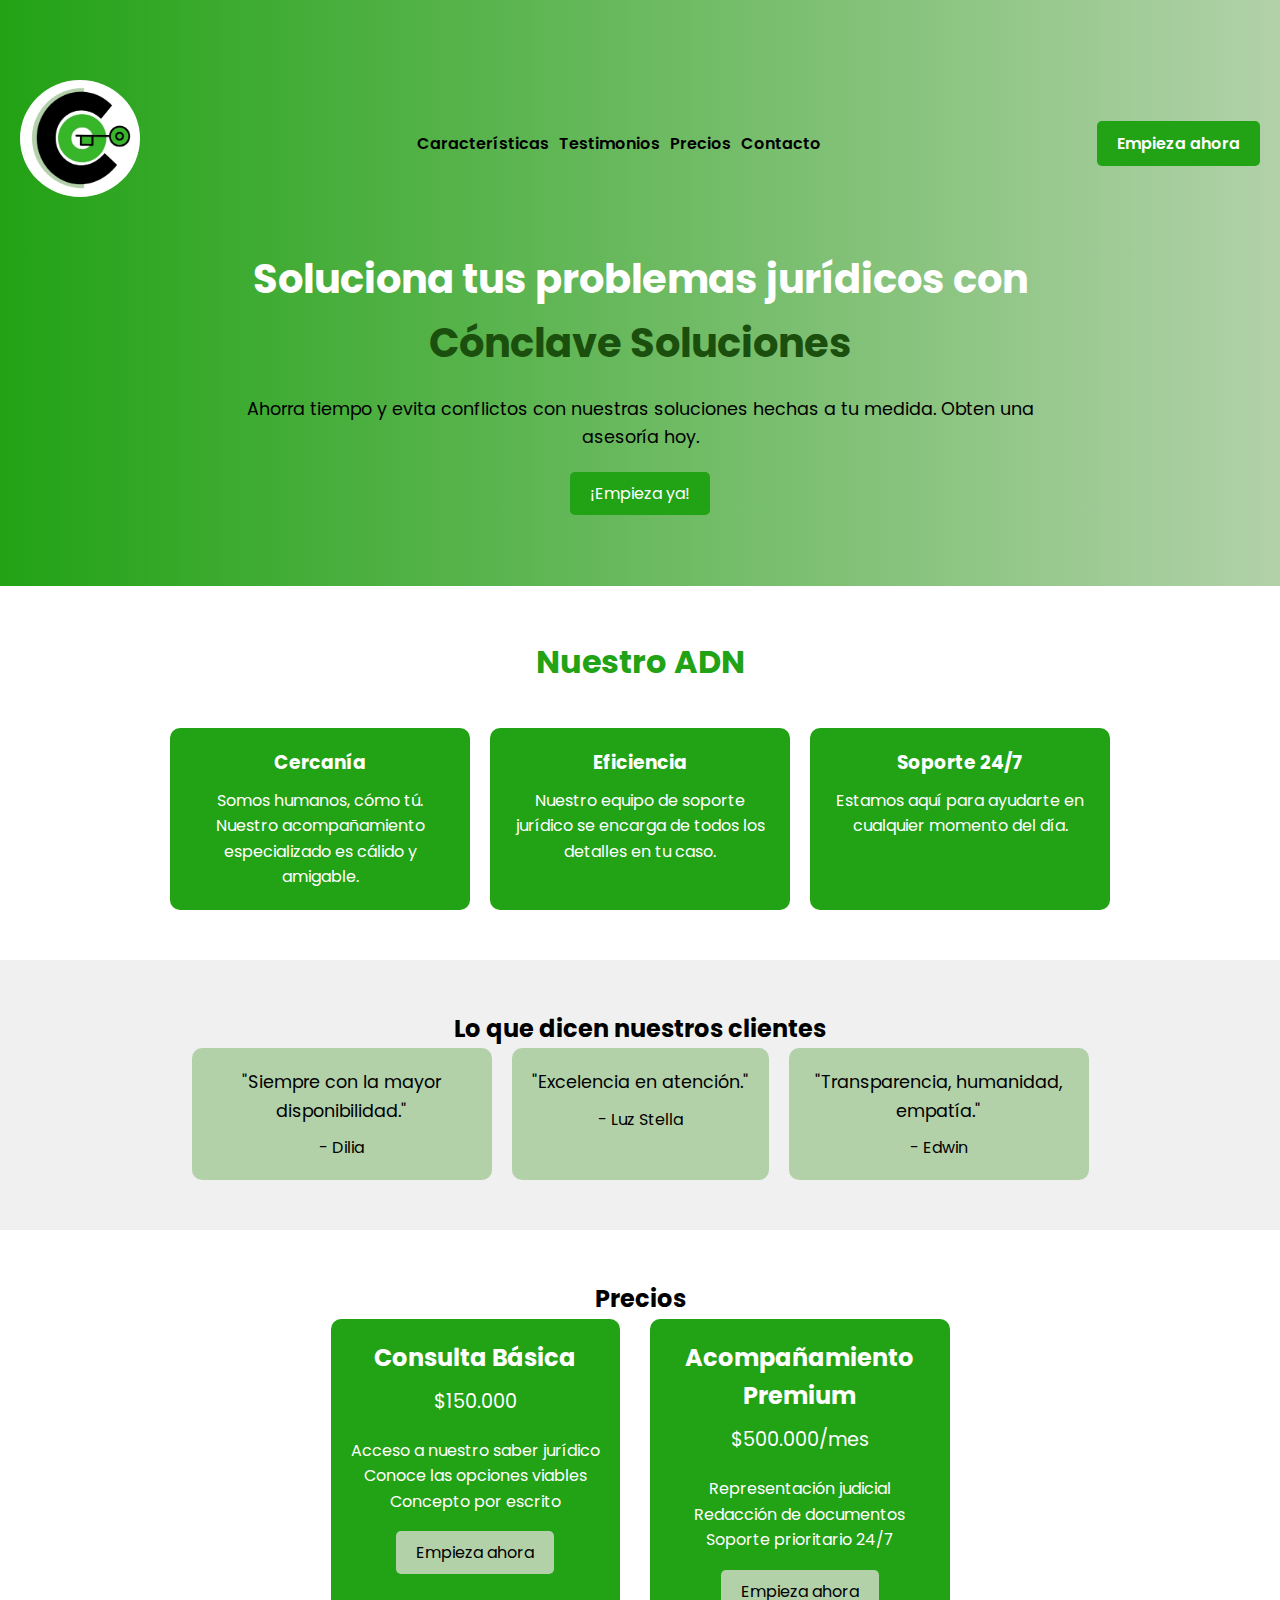
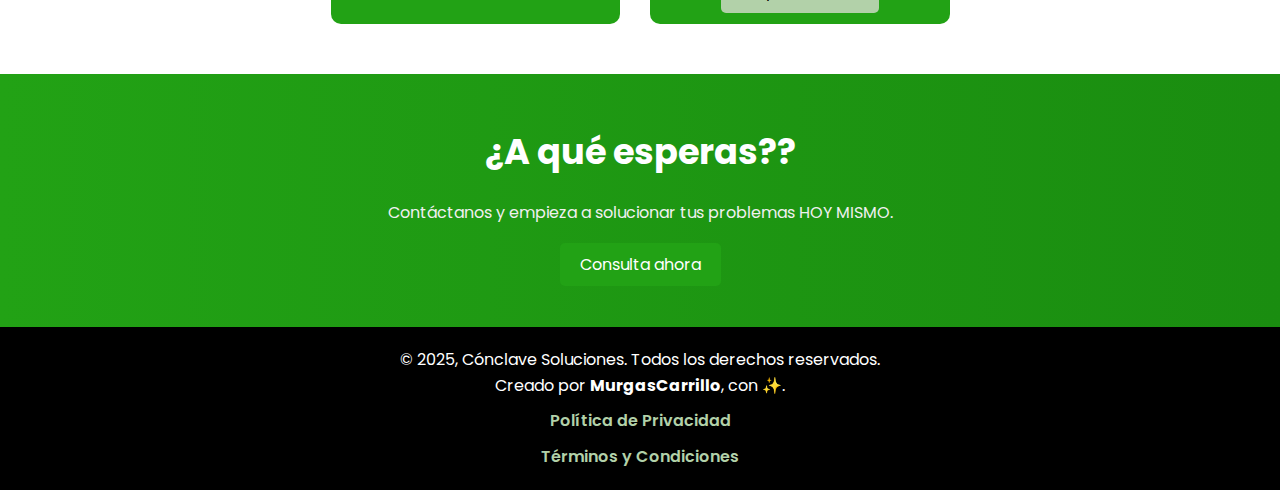
<file: conclave.html>
<!DOCTYPE html>
<html lang="es">
<head>
    <meta charset="UTF-8">
    <meta name="viewport" content="width=device-width, initial-scale=1.0">
    <meta property="og:title" content="Cónclave Soluciones"/>
    <meta property="og:image" content=""/>
    <meta property="og:description" content="Página de Cónclave Soluciones. Nos apasiona solucionar tus problemas jurídicos"/>
    <meta property="og:url" content="https://murgascarrillo.com/conclave"/>
    <meta property="og:image:width" content="1200" />
    <meta property="og:image:height" content="627"/>
    <meta property="og:type" content="website"/> 
    <meta name="description" content="Página web de Cónclave Soluciones"/>
    <meta name="keywords" content="cónclave, cónclave soluciones, cónclave servicios, cónclave soluciones, conclave,pagina de conclave,pagina de conclaveco,conclaveco, sitio web de conclave"/>
    <meta name="author" content="Carlos Enrique Murgas Carrillo"/>
    <meta name="copyright" content="Carlos Enrique Murgas Carrillo"/>
    <meta name="twitter:card" content="summary"/>
    <meta name="twitter:title" content="Cónclave | Servicios y Soluciones"/>
    <meta name="twitter:site" content="@conclavesolucio"/>
    <meta name="twitter:creator" content="@conclavesolucio"/>
    <meta property="og:description" content="Página web de Cónclave Servicios y Soluciones"/>
    <meta name="robots" content="index,follow,archive,translate,imageindex"/>
    <link rel="icon" type="image/x-icon" href="assets/favicon.ico"/>
    <link rel="shortcut icon" type="image/x-icon" href="assets/favicon.ico"/>
    <link rel="stylesheet" type="text/css" href="css/styles_conclave.css" /> 
    <script async src="https://pagead2.googlesyndication.com/pagead/js/adsbygoogle.js?client=ca-pub-1722760400999130"
     crossorigin="anonymous"></script>
    <title>Cónclave | Soluciones</title>
    <link href="https://fonts.googleapis.com/css2?family=Poppins:wght@400;600&display=swap" rel="stylesheet">
</head>
<header class="hero-section">
    <nav>
      <div class="logo"><img src="assets/conclave_logo.webp"></img></div>
      <ul>
        <li><a href="#features">Características</a></li>
        <li><a href="#testimonials">Testimonios</a></li>
        <li><a href="#pricing">Precios</a></li>
        <li><a href="#contact">Contacto</a></li>
      </ul>
      <a href="#cta" class="btn-primary">Empieza ahora</a>
    </nav>
    <div class="hero-content">
      <h1>Soluciona tus problemas jurídicos con <span>Cónclave Soluciones</span></h1>
      <p>Ahorra tiempo y evita conflictos con nuestras soluciones hechas a tu medida. Obten una asesoría hoy.</p>
      <a href="#cta" class="btn-primary">¡Empieza ya!</a>
    </div>
  </header>

  <section id="features" class="features-section">
    <h2>Nuestro ADN</h2>
    <div class="feature-cards">
      <div class="card">
        <h3>Cercanía</h3>
        <p>Somos humanos, cómo tú. Nuestro acompañamiento especializado es cálido y amigable.</p>
      </div>
      <div class="card">
        <h3>Eficiencia</h3>
        <p>Nuestro equipo de soporte jurídico se encarga de todos los detalles en tu caso.</p>
      </div>
      <div class="card">
        <h3>Soporte 24/7</h3>
        <p>Estamos aquí para ayudarte en cualquier momento del día.</p>
      </div>
    </div>
  </section>

  <section id="testimonials" class="testimonials-section">
    <h2>Lo que dicen nuestros clientes</h2>
    <div class="testimonial-slider">
      <div class="testimonial">
        <p>"Siempre con la mayor disponibilidad."</p>
        <span>- Dilia</span>
      </div>
      <div class="testimonial">
        <p>"Excelencia en atención."</p>
        <span>- Luz Stella</span>
      </div>
      <div class="testimonial">
        <p>"Transparencia, humanidad, empatía."</p>
        <span>- Edwin</span>
      </div>
    </div>
  </section>

  <section id="pricing" class="pricing-section">
    <h2>Precios</h2>
    <div class="pricing-cards">
      <div class="pricing-card">
        <h3>Consulta Básica</h3>
        <p>$150.000</p>
        <ul>
          <li>Acceso a nuestro saber jurídico</li>
          <li>Conoce las opciones viables</li>
          <li>Concepto por escrito</li>
        </ul><br/>
        <a href="https://wa.me/573017673013/?text=¡Hola!%20Vengo%20desde%20la%20página%20de%20Cónclave Soluciones." target="_blank" class="btn-secondary">Empieza ahora</a>
      </div>
      <div class="pricing-card">
        <h3>Acompañamiento Premium</h3>
        <p>$500.000/mes</p>
        <ul>
          <li>Representación judicial</li>
          <li>Redacción de documentos</li>
          <li>Soporte prioritario 24/7</li>
        </ul><br/>
        <a href="https://wa.me/573017673013/?text=¡Hola!%20Vengo%20desde%20la%20página%20de%20Cónclave Soluciones." target="_blank" class="btn-secondary">Empieza ahora</a>
      </div>
    </div>
  </section>

  <section id="cta" class="cta-section">
    <h2>¿A qué esperas??</h2>
    <p>Contáctanos y empieza a solucionar tus problemas HOY MISMO.</p><br/>
    <a href="https://wa.me/573017673013/?text=¡Hola!%20Vengo%20desde%20la%20página%20de%20Cónclave Soluciones." target="_blank" class="btn-primary">Consulta ahora</a>
  </section>

  <footer class="footer">
    <p>&copy; 2025, Cónclave Soluciones. Todos los derechos reservados.</p>
    <p>Creado por <a href="https://murgascarrillo.com/"><strong>MurgasCarrillo</strong></a>, con &#x2728;.</p>
  
    <ul>
      <li><a href="#">Política de Privacidad</a></li>
      <li><a href="#">Términos y Condiciones</a></li>
    </ul>
  </footer>
</body>
</html>
</file>
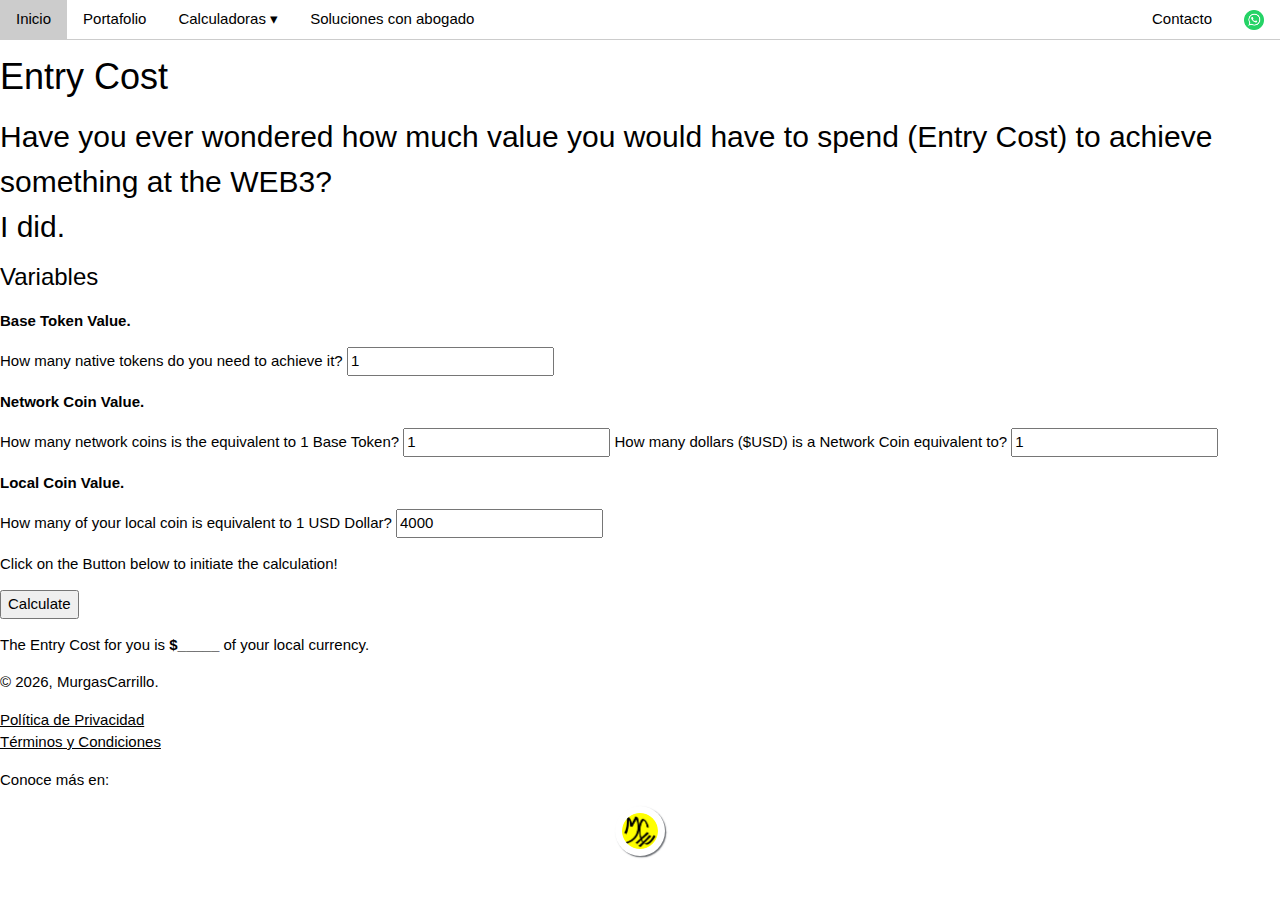
<file: entry-cost.html>
<!DOCTYPE html>
<html lang="en">
<head>
    <title>Entry Cost</title>
    
<link rel="stylesheet" href="https://www.w3schools.com/w3css/4/w3.css">
    <meta charset="UTF-8" />
  <meta name="viewport" content="width=device-width, initial-scale=1.0" />
  <meta name="keywords" content="murgascarrillo, murgascarrillo colombia, pagina de Carlos Murgas Carrillo, pagina de murgas carrillo, sitio web de carlos murgas, entry cost calculator, import cost calculator, startup cost estimator, investment entry costs, cost of entry calculator, calculate import expenses, initial business costs, international shipping calculator, business setup costs, landing cost calculator"/>
  <meta name="author" content="Carlos Enrique Murgas Carrillo"/>
   <meta name="copyright" content="Carlos Enrique Murgas Carrillo"/>
       <meta name="robots" content="index,follow,archive,translate,imageindex"/>
  <link rel="icon" type="image/x-icon" href="images/favicon.ico"/>
</head>
<body>
    <div class="w3-bar w3-white w3-border-bottom">
  <a href="./index.html" class="w3-bar-item w3-button">Inicio</a>
  <a href="#portafolio" class="w3-bar-item w3-button">Portafolio</a>
  <div class="w3-dropdown-hover">
    <button class="w3-button">Calculadoras ▾</button>
    <div class="w3-dropdown-content w3-bar-block w3-card-4">
      <a href="./entry-cost.html" class="w3-bar-item w3-button">Costo de Entrada</a>
      <a href="./calculadora-notarial.html" class="w3-bar-item w3-button">Gastos Notariales</a>
      <a href="./calculadora-terminos.html" class="w3-bar-item w3-button">Términos Procesales</a>
      <a href="./liquidacredito.html" class="w3-bar-item w3-button">Liquidación de Crédito</a>
    </div>
  </div>
  <a href="./conclave.html" class="w3-bar-item w3-button">Soluciones con abogado</a>
  <a href="https://wa.me/573017673013/?text=Hola.%20Vengo%20desde%20murgascarrillo.com." class="w3-bar-item w3-button w3-right" target="_blank">
      <img src="images/icon_whatsapp.webp" class="w3-round w3-image zoom" style="height:20px" alt="Icono Whatsapp" />
    </a>
  <a href="#contacto" class="w3-bar-item w3-button w3-right">Contacto</a>
</div>
    <h1>Entry Cost </h1>
    <h2>
        Have you ever wondered how much value you would have to spend (Entry Cost) to achieve something at the WEB3?<br/>  I did.</h2>
    <h3>Variables</h3>
    <div>
        <p><strong>Base Token Value.</strong></p>
        <div>
            <span>How many native tokens do you need to achieve it?</span>
            <input id="basetoken" type="text"/>
        </div>
        <p><strong>Network Coin Value.</strong></p>
        <div>
            <span>How many network coins is the equivalent to 1 Base Token?</span>
            <input id="networkcoin" type="text"/>
            <span>How many dollars ($USD) is a Network Coin equivalent to? </span>
            <input id="networkcoinInUSD" type="text"/>
        </div>
        
        <p><strong>Local Coin Value.</strong></p>
        <div>
            <span>How many of your local coin is equivalent to 1 USD Dollar?</span>
            <input id="localcoin" type="text"/>
        </div>
        <P>Click on the Button below to initiate the calculation!</P>
        <button type="button" onclick="entrycostcalc()" >Calculate</button>
        <p>The Entry Cost for you is <strong>$<span id="result">_____</span></strong> <span id="currency"> of your local currency.</span></p>
    </div>

    <script>
        var basetoken= document.getElementById("basetoken");
        basetoken.value=1;
        
        var networkcoin= document.getElementById("networkcoin");
        networkcoin.value=1;
        var networkcoinInUSD= document.getElementById("networkcoinInUSD");
        networkcoinInUSD.value=1;
        var localcoin= document.getElementById("localcoin");
        localcoin.value=4000;
        var result = document.getElementById("result");
        var entrycostValue;
        function entrycostcalc(){
           Number(basetoken.value);
           Number(localcoin.value);
           Number(networkcoin.value);
           Number(networkcoinInUSD.value);
           
           
           entrycostValue =  basetoken.value*networkcoin.value*networkcoinInUSD.value*localcoin.value;
           var parsedEntryCostValue = parseInt(entrycostValue)
            document.getElementById("result").innerHTML = parsedEntryCostValue;
        }
        </script>

    <footer class="footer">    
    <p>&copy; 2026,  MurgasCarrillo.</p>
    <a href="./privacy.html">Política de Privacidad</a></li><br/>
      <a href="./privacy.html">Términos y Condiciones</a></li>
      <br/>
      <p>Conoce más en:</p> 
        <a href="./index.html"><img id="boton-retorno" style="width:50px;height:auto;margin:auto;padding:7px;display: list-item; box-shadow: 1.3px 1.3px 1.3px 0px #717479; border-radius: 50%;" src="images/murgascarrillo.webp"/>
      </a>
</footer>
</body>

</script>
</html>
</file>
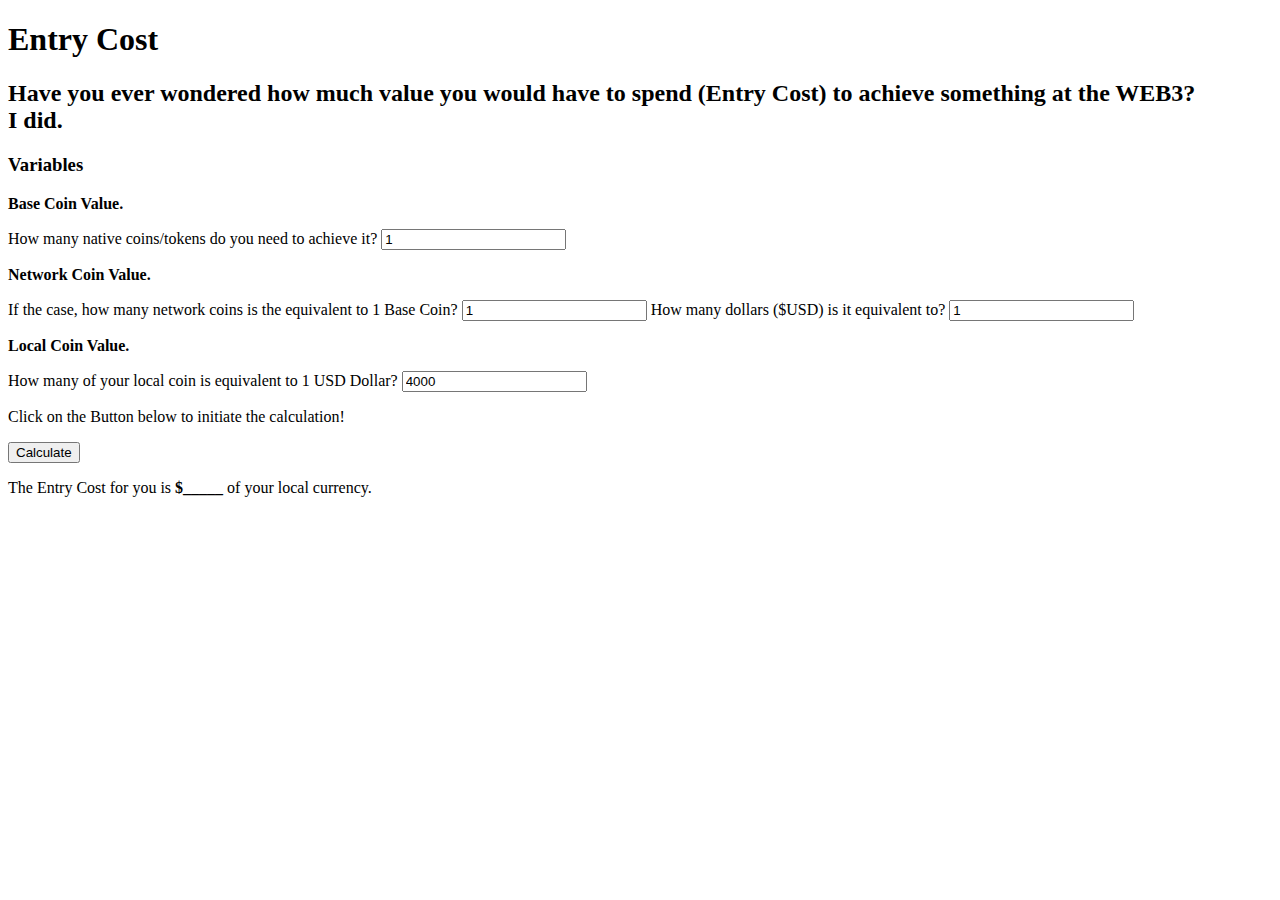
<file: entrycost.html>
<!DOCTYPE html>
<html lang="en">
<head>
    <meta charset="UTF-8">
    <meta name="viewport" content="width=device-width, initial-scale=1.0">
    <title>Entry Cost</title>


</head>
<body>
    <h1>Entry Cost </h1>
    <h2>
        Have you ever wondered how much value you would have to spend (Entry Cost) to achieve something at the WEB3?<br/>  I did.</h2>
    <h3>Variables</h3>
    <div>
        <p><strong>Base Coin Value.</strong></p>
        <div>
            <span>How many native coins/tokens do you need to achieve it?</span>
            <input id="basecoin" type="text"/>
        </div>
        <p><strong>Network Coin Value.</strong></p>
        <div>
            <span>If the case, how many network coins is the equivalent to 1 Base Coin?</span>
            <input id="networkcoin" type="text"/>
            <span>How many dollars ($USD) is it equivalent to? </span>
            <input id="networkcoinInUSD" type="text"/>
        </div>
        
        <p><strong>Local Coin Value.</strong></p>
        <div>
            <span>How many of your local coin is equivalent to 1 USD Dollar?</span>
            <input id="localcoin" type="text"/>
        </div>
        <P>Click on the Button below to initiate the calculation!</P>
        <button type="button" onclick="entrycostcalc()" >Calculate</button>
        <p>The Entry Cost for you is <strong>$<span id="result">_____</span></strong> <span id="currency"> of your local currency.</span></p>
    </div>

    <script>
        var basecoin= document.getElementById("basecoin");
        basecoin.value=1;
        
        var networkcoin= document.getElementById("networkcoin");
        networkcoin.value=1;
        var networkcoinInUSD= document.getElementById("networkcoinInUSD");
        networkcoinInUSD.value=1;
        var localcoin= document.getElementById("localcoin");
        localcoin.value=4000;
        var result = document.getElementById("result");
        var entrycostValue;
        function entrycostcalc(){
           Number(basecoin.value);
           Number(localcoin.value);
           Number(networkcoin.value);
           Number(networkcoinInUSD.value);
           
           
           entrycostValue =  basecoin.value*networkcoin.value*networkcoinInUSD.value*localcoin.value;
           var parsedEntryCostValue = parseInt(entrycostValue)
            document.getElementById("result").innerHTML = parsedEntryCostValue;
        }
        </script>
</body>

</script>
</html>
</file>
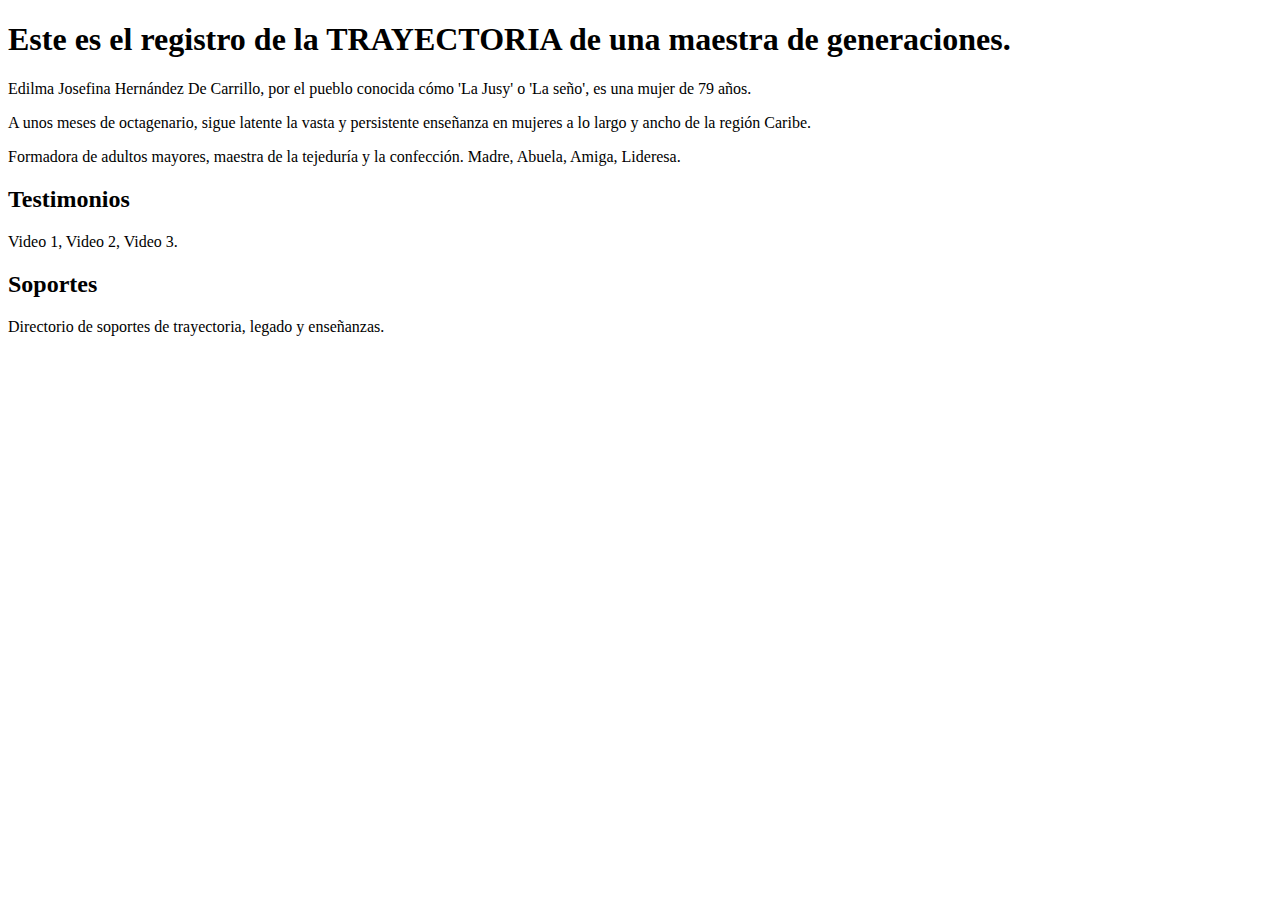
<file: jusy.html>
<!DOCTYPE html>
<html lang="en">
<head>
    <meta charset="UTF-8">
    <meta name="viewport" content="width=device-width, initial-scale=1.0">
    <title>La Jusy, maestra de generaciones.</title>
</head>
<body>
    <h1>Este es el registro de la TRAYECTORIA de una maestra de generaciones.</h1>
    <p>Edilma Josefina Hernández De Carrillo, por el pueblo conocida cómo 'La Jusy' o 'La seño', es una mujer de 79 años.</p>
    <p>A unos meses de octagenario, sigue latente la vasta y persistente enseñanza en mujeres a lo largo y ancho de la región Caribe.</p>
    <p>Formadora de adultos mayores, maestra de la tejeduría y la confección. Madre, Abuela, Amiga, Lideresa.</p>
    <h2>Testimonios</h2>
    <p>Video 1, Video 2, Video 3.</p>
    <h2>Soportes</h2>
    <p>Directorio de soportes de trayectoria, legado y enseñanzas.</p>
</body>
</html>
</file>
<file: css/styles.css>
/* Hoja de estilos */
* {
  box-sizing: border-box;
  font-family: 'Open Sans', Helvetica, sans-serif, system-ui;
}

html{
  width: 100%;
  display: block;
}

/* Style the body */
body {
  margin: auto;
}

/* Header/logo Title */
.header {
  padding: 5vw;
  text-align: center;
  background: #121d24;
  color: white;
}

/* Increase the font size of the heading */
.header h1 {
  font-size: 35px;
}

/* Style the top navigation bar */
.navbar {
  overflow: hidden;
  background-color: #121d24;
  color: black;
  display: flex;
  justify-content: center;
}

/* Style the navigation bar links */
.navbar a {
  float: left;
  display: block;
  color: white;
  text-align: center;
  padding: 1vw;
  text-decoration: wavy;
  font-size: 19px;
  align-self: center;
  border-style: solid;
  border-color: #15232c;
  border-radius: 1vw;
  height: 100%;
}

/* Right-aligned link */

#botonesCTA {
  display: flex;
}

#botonesCTA a {
  margin-right: 10px;
}

#botonesCTA .right {
  margin-right: 0;
}

/* Change color on hover */
.navbar a:hover {
  background-color: #ddd;
  color: black;
}

/* Column container */
.row {
  display: flex;
  flex-wrap: wrap;
  max-width: 100%;
}

/* Create two unequal columns that sit next to each other */
/* Sidebar/left column */
.side {
  max-width: 100%;
width: 100%;
  background-color: #f4f4f4;
  padding: 3vw;
  font-size: auto;
}

/* Main column */
.main {
  flex: auto;
  background-color: white;
  padding: 3vw;
  border-color: black;
  border-radius: 2vw;
  border-style: solid;
  margin: 2%;
}

.image-container {
  display: flex;
  justify-content: center;
  align-items: center;
  padding: 20px;
}


.img-container img {
  width: 30%;
  height: auto;
  box-shadow: 2px 3px 5px 0px #717479;
  border-radius: 5%
}
#img_me{
  width: 15%;
  height: auto;
  box-shadow: 2px 3px 5px 0px #717479;
  border-radius: 50%
}

p{
  font-size: 25px;
  overflow: hidden;
}
  #p_intro{
      align-self: center;
      font-size:27px;
    }
  .p_container{
    position: relative;
    max-width: 90%;
    font-size: 19px;
    }

    #aboutText{
      font-size: 19px;
    }
    #anio{
      font-size:10px;
    }

/* Footer */
.footer {
  padding: 2vw;
  text-align: center;
  background: #ddd;
  font-size:medium; /* Adjust the font size for better visibility */
}




/* EXPERIMENTAL */

.popup {
  display: none;
  position: fixed;
  top: 0;
  left: 0;
  width: 100%;
  height: 100%;
  background-color: rgba(0, 0, 0, 0.5);
}

.popup-content {
  background-color: white;
  width: 50%;
  max-width: 400px;
  margin: 100px auto;
  padding: 20px;
  text-align: center;
  position: relative;
}

.close {
  position: absolute;
  top: 10px;
  right: 10px;
  cursor: pointer;
}

h2{
  text-align: center;
}

h3{
  background-color: #121d24;
  color: white;
  padding: 2px;
}
</file>
<file: conclave/css/styles_conclave.css>
/* Estilos globales */
* {
    margin: 0;
    padding: 0;
    box-sizing: border-box;
  }
  
  body {
    font-family: 'Poppins', sans-serif;
    line-height: 1.6;
    background-color: #f7f7f7;
    color: #000000;
  }
  
  a {
    text-decoration: none;
    color: inherit;
  }
  
  ul {
    list-style: none;
  }
  
  /* Encabezado y navegación */
  .hero-section {
    background: linear-gradient(to right, #22a215, #b2d1a9);
    color: white;
    padding: 80px 20px;
    text-align: center;
  }
  
  nav {
    display: flex;
    justify-content: space-between;
    align-items: center;
    margin-bottom: 40px;
  }
  
  nav ul {
    display: flex;
    gap: 10px;
  }
  
  nav a {
    font-weight: 600;
    color: #000000;
  }
  
  .logo {
    font-size: 1.3rem;
    font-weight: bold;
  }
  
  .btn-primary {
    background: #156f0c;
    color: white;
    padding: 10px 20px;
    border-radius: 5px;
    transition: background 0.3s ease;
  }
  
  .btn-primary:hover {
    background: #1a8d10;
  }
  
  /* Hero content */
  .hero-content {
    max-width: 800px;
    margin: 0 auto;
    animation: fadeInUp 1.5s ease-out;
  }
  
  .hero-content h1 {
    font-size: 2.5rem;
    margin-bottom: 20px;
  }
  
  .hero-content h1 span {
    color: #1b4f0d;
    animation: glow 2s infinite;
  }
  
  .hero-content p {
    font-size: 1.1rem;
    margin-bottom: 30px;
    color: #000000;
  }
  
  /* Sección de características */
  .features-section {
    background-color: #fff;
    padding: 50px 20px;
    text-align: center;
  }
  
  .features-section h2 {
    font-size: 2rem;
    margin-bottom: 40px;
    color: #22a215;
  }
  
  .feature-cards {
    display: flex;
    flex-wrap: wrap;
    justify-content: center;
    gap: 20px;
  }
  
  .card {
    background-color: #22a215;
    color: white;
    padding: 20px;
    border-radius: 10px;
    max-width: 300px;
    animation: fadeIn 1s ease-out;
  }
  
  .card h3 {
    margin-bottom: 10px;
  }
  
  .card p {
    font-size: 1rem;
  }
  
  /* Sección de testimonios */
  .testimonials-section {
    background-color: #f0f0f0;
    padding: 50px 20px;
    text-align: center;
  }
  
  .testimonial-slider {
    display: flex;
    flex-wrap: wrap;
    gap: 20px;
    justify-content: center;
  }
  
  .testimonial {
    background-color: #b2d1a9;
    padding: 20px;
    border-radius: 10px;
    color: #000000;
    max-width: 300px;
  }
  
  .testimonial p {
    font-size: 1.1rem;
    margin-bottom: 10px;
  }
  
  /* Sección de precios */
  .pricing-section {
    background-color: #fff;
    padding: 50px 20px;
    text-align: center;
  }
  
  .pricing-cards {
    display: flex;
    flex-wrap: wrap;
    justify-content: center;
    gap: 30px;
  }
  
  .pricing-card {
    background-color: #22a215;
    color: white;
    padding: 20px;
    border-radius: 10px;
    max-width: 300px;
  }
  
  .pricing-card h3 {
    font-size: 1.5rem;
    margin-bottom: 10px;
  }
  
  .pricing-card p {
    font-size: 1.2rem;
    margin-bottom: 20px;
  }
  
  .btn-secondary {
    background-color: #b2d1a9;
    padding: 10px 20px;
    border-radius: 5px;
    color: #000000;
  }
  
  .btn-secondary:hover {
    background-color: #a0c496;
  }
  
  /* Sección de llamada a la acción */
  .cta-section {
    background: linear-gradient(to right, #22a215, #1a8d10);
    color: white;
    padding: 50px 20px;
    text-align: center;
  }
  
  .cta-section h2 {
    font-size: 2.2rem;
    margin-bottom: 20px;
  }
  
  .cta-section p {
    color: #f0f0f0;
  }
  
  .btn-primary {
    background-color: #22a215;
    color: white;
  }
  
  .btn-primary:hover {
    background-color: #1a8d10;
  }
  
  /* Footer */
  .footer {
    background-color: #000000;
    color: white;
    padding: 20px;
    text-align: center;
  }
  
  .footer ul {
    display: flex;
    flex-direction: column;
    gap: 10px;
    margin-top: 10px;
  }
  
  .footer ul li a {
    color: #b2d1a9;
    font-weight: 600;
  }
  
  /* Animaciones */
  @keyframes fadeInUp {
    0% {
      opacity: 0;
      transform: translateY(50px);
    }
    100% {
      opacity: 1;
      transform: translateY(0);
    }
  }
  
  @keyframes glow {
    0%, 100% {
      text-shadow: 0 0 10px #b2d1a9, 0 0 20px #b2d1a9, 0 0 30px #b2d1a9;
    }
    50% {
      text-shadow: 0 0 20px #22a215, 0 0 30px #22a215, 0 0 40px #22a215;
    }
  }
  
  @keyframes fadeIn {
    0% {
      opacity: 0;
      transform: translateY(20px);
    }
    100% {
      opacity: 1;
      transform: translateY(0);
    }
  }
  
  /* Estilos Responsivos */
  @media (max-width: 768px) {
    nav ul {
      flex-direction: column;
      gap: 10px;
    }
  
    .hero-content h1 {
      font-size: 2rem;
    }
  
    .features-section h2,
    .cta-section h2 {
      font-size: 1.8rem;
    }
  
    .feature-cards,
    .testimonial-slider,
    .pricing-cards {
      flex-direction: column;
    }
  
    .testimonial, .pricing-card, .card {
      max-width: 100%;
    }
  
    .footer ul {
      flex-direction: column;
    }
  }
  
  @media (max-width: 480px) {
    .hero-content h1 {
      font-size: 1.8rem;
    }
  
    .hero-content p {
      font-size: 1rem;
    }
  
    nav ul {
      flex-direction: column;
      gap: 5px;
    }
  
    .hero-section {
      padding: 60px 10px;
    }
  
    .footer ul {
      gap: 5px;
    }
  
    .cta-section h2,
    .features-section h2,
    .pricing-section h2 {
      font-size: 1.5rem;
    }
  }
  

/* For larger screens (desktop/tablet) */
.logo img {
    max-width: 120px;
    height: auto;
    background: white;
    border-radius: 50%;
  }
  
  /* For smaller screens (mobile) */
  @media (max-width: 768px) {
    .logo img {
      max-width: 80px;
      height: auto;
    }
  }
</file>
<file: css/styles_conclave.css>
/* Estilos globales */
* {
    margin: 0;
    padding: 0;
    box-sizing: border-box;
  }
  
  body {
    font-family: 'Poppins', sans-serif;
    line-height: 1.6;
    background-color: #f7f7f7;
    color: #000000;
  }
  
  a {
    text-decoration: none;
    color: inherit;
  }
  
  ul {
    list-style: none;
  }
  
  /* Encabezado y navegación */
  .hero-section {
    background: linear-gradient(to right, #22a215, #b2d1a9);
    color: white;
    padding: 80px 20px;
    text-align: center;
  }
  
  nav {
    display: flex;
    justify-content: space-between;
    align-items: center;
    margin-bottom: 40px;
  }
  
  nav ul {
    display: flex;
    gap: 10px;
  }
  
  nav a {
    font-weight: 600;
    color: #000000;
  }
  
  .logo {
    font-size: 1.3rem;
    font-weight: bold;
  }
  
  .btn-primary {
    background: #156f0c;
    color: white;
    padding: 10px 20px;
    border-radius: 5px;
    transition: background 0.3s ease;
  }
  
  .btn-primary:hover {
    background: #1a8d10;
  }
  
  /* Hero content */
  .hero-content {
    max-width: 800px;
    margin: 0 auto;
    animation: fadeInUp 1.5s ease-out;
  }
  
  .hero-content h1 {
    font-size: 2.5rem;
    margin-bottom: 20px;
  }
  
  .hero-content h1 span {
    color: #1b4f0d;
    animation: glow 2s infinite;
  }
  
  .hero-content p {
    font-size: 1.1rem;
    margin-bottom: 30px;
    color: #000000;
  }
  
  /* Sección de características */
  .features-section {
    background-color: #fff;
    padding: 50px 20px;
    text-align: center;
  }
  
  .features-section h2 {
    font-size: 2rem;
    margin-bottom: 40px;
    color: #22a215;
  }
  
  .feature-cards {
    display: flex;
    flex-wrap: wrap;
    justify-content: center;
    gap: 20px;
  }
  
  .card {
    background-color: #22a215;
    color: white;
    padding: 20px;
    border-radius: 10px;
    max-width: 300px;
    animation: fadeIn 1s ease-out;
  }
  
  .card h3 {
    margin-bottom: 10px;
  }
  
  .card p {
    font-size: 1rem;
  }
  
  /* Sección de testimonios */
  .testimonials-section {
    background-color: #f0f0f0;
    padding: 50px 20px;
    text-align: center;
  }
  
  .testimonial-slider {
    display: flex;
    flex-wrap: wrap;
    gap: 20px;
    justify-content: center;
  }
  
  .testimonial {
    background-color: #b2d1a9;
    padding: 20px;
    border-radius: 10px;
    color: #000000;
    max-width: 300px;
  }
  
  .testimonial p {
    font-size: 1.1rem;
    margin-bottom: 10px;
  }
  
  /* Sección de precios */
  .pricing-section {
    background-color: #fff;
    padding: 50px 20px;
    text-align: center;
  }
  
  .pricing-cards {
    display: flex;
    flex-wrap: wrap;
    justify-content: center;
    gap: 30px;
  }
  
  .pricing-card {
    background-color: #22a215;
    color: white;
    padding: 20px;
    border-radius: 10px;
    max-width: 300px;
  }
  
  .pricing-card h3 {
    font-size: 1.5rem;
    margin-bottom: 10px;
  }
  
  .pricing-card p {
    font-size: 1.2rem;
    margin-bottom: 20px;
  }
  
  .btn-secondary {
    background-color: #b2d1a9;
    padding: 10px 20px;
    border-radius: 5px;
    color: #000000;
  }
  
  .btn-secondary:hover {
    background-color: #a0c496;
  }
  
  /* Sección de llamada a la acción */
  .cta-section {
    background: linear-gradient(to right, #22a215, #1a8d10);
    color: white;
    padding: 50px 20px;
    text-align: center;
  }
  
  .cta-section h2 {
    font-size: 2.2rem;
    margin-bottom: 20px;
  }
  
  .cta-section p {
    color: #f0f0f0;
  }
  
  .btn-primary {
    background-color: #22a215;
    color: white;
  }
  
  .btn-primary:hover {
    background-color: #1a8d10;
  }
  
  /* Footer */
  .footer {
    background-color: #000000;
    color: white;
    padding: 20px;
    text-align: center;
  }
  
  .footer ul {
    display: flex;
    flex-direction: column;
    gap: 10px;
    margin-top: 10px;
  }
  
  .footer ul li a {
    color: #b2d1a9;
    font-weight: 600;
  }
  
  /* Animaciones */
  @keyframes fadeInUp {
    0% {
      opacity: 0;
      transform: translateY(50px);
    }
    100% {
      opacity: 1;
      transform: translateY(0);
    }
  }
  
  @keyframes glow {
    0%, 100% {
      text-shadow: 0 0 10px #b2d1a9, 0 0 20px #b2d1a9, 0 0 30px #b2d1a9;
    }
    50% {
      text-shadow: 0 0 20px #22a215, 0 0 30px #22a215, 0 0 40px #22a215;
    }
  }
  
  @keyframes fadeIn {
    0% {
      opacity: 0;
      transform: translateY(20px);
    }
    100% {
      opacity: 1;
      transform: translateY(0);
    }
  }
  
  /* Estilos Responsivos */
  @media (max-width: 768px) {
    nav ul {
      flex-direction: column;
      gap: 10px;
    }
  
    .hero-content h1 {
      font-size: 2rem;
    }
  
    .features-section h2,
    .cta-section h2 {
      font-size: 1.8rem;
    }
  
    .feature-cards,
    .testimonial-slider,
    .pricing-cards {
      flex-direction: column;
    }
  
    .testimonial, .pricing-card, .card {
      max-width: 100%;
    }
  
    .footer ul {
      flex-direction: column;
    }
  }
  
  @media (max-width: 480px) {
    .hero-content h1 {
      font-size: 1.8rem;
    }
  
    .hero-content p {
      font-size: 1rem;
    }
  
    nav ul {
      flex-direction: column;
      gap: 5px;
    }
  
    .hero-section {
      padding: 60px 10px;
    }
  
    .footer ul {
      gap: 5px;
    }
  
    .cta-section h2,
    .features-section h2,
    .pricing-section h2 {
      font-size: 1.5rem;
    }
  }
  

/* For larger screens (desktop/tablet) */
.logo img {
    max-width: 120px;
    height: auto;
    background: white;
    border-radius: 50%;
  }
  
  /* For smaller screens (mobile) */
  @media (max-width: 768px) {
    .logo img {
      max-width: 80px;
      height: auto;
    }
  }
</file>
